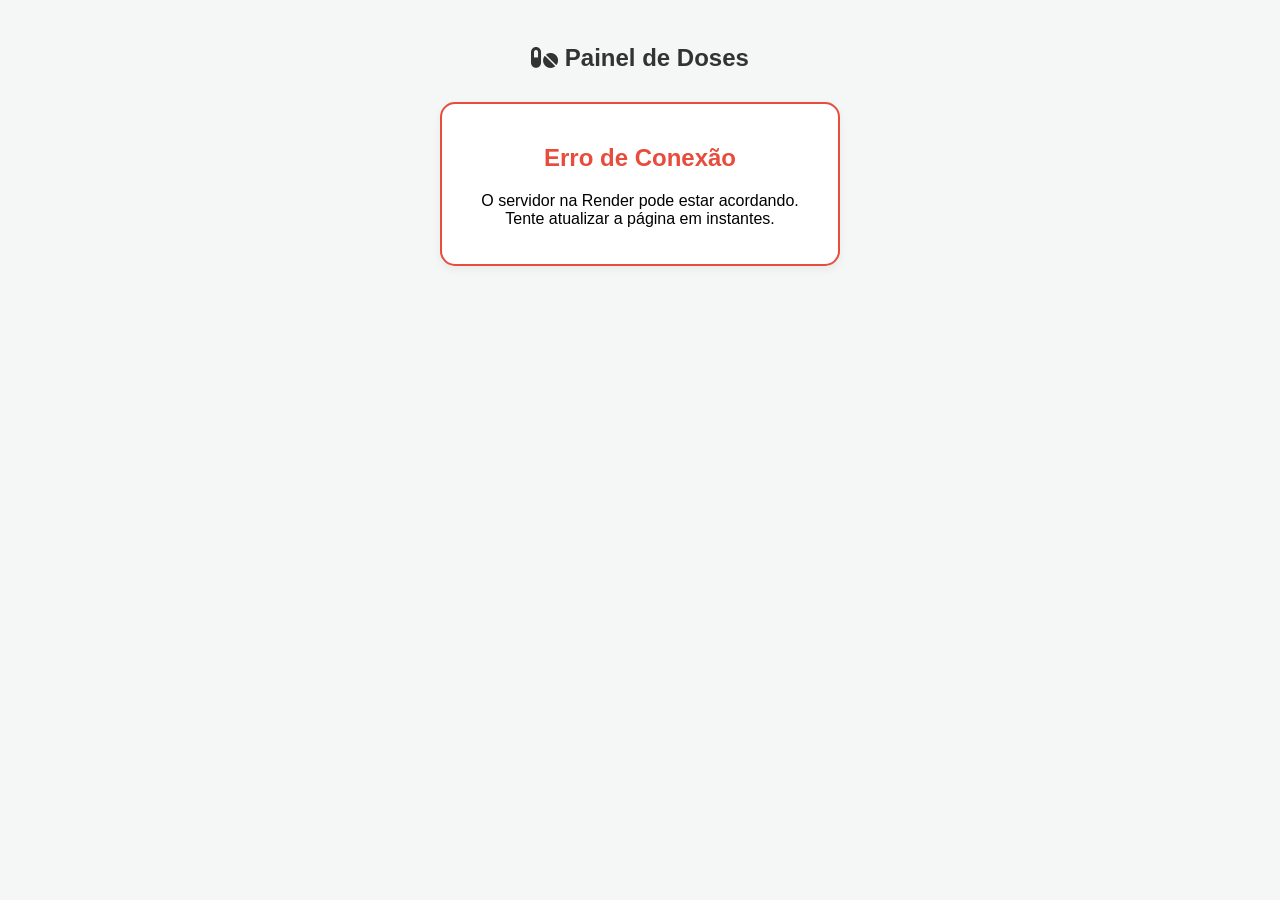
<file: index.html>
<!DOCTYPE html>
<html lang="pt-br">
<head>
    <meta charset="UTF-8">
    <meta name="viewport" content="width=device-width, initial-scale=1.0">
    <title>Delta1 - Painel de Doses</title>
    <link rel="stylesheet" href="https://cdnjs.cloudflare.com/ajax/libs/font-awesome/6.0.0/css/all.min.css">
    <link rel="stylesheet" href="style.css">
</head>
<body>
    <div class="container">
        <header>
            <h1><i class="fa-solid fa-pills"></i> Painel de Doses</h1>
        </header>

        <div id="lista-alarmes">
            <p style="text-align: center;">Carregando suas doses...</p>
        </div>
    </div>

    <script src="app.js"></script>
</body>
</html>
</file>
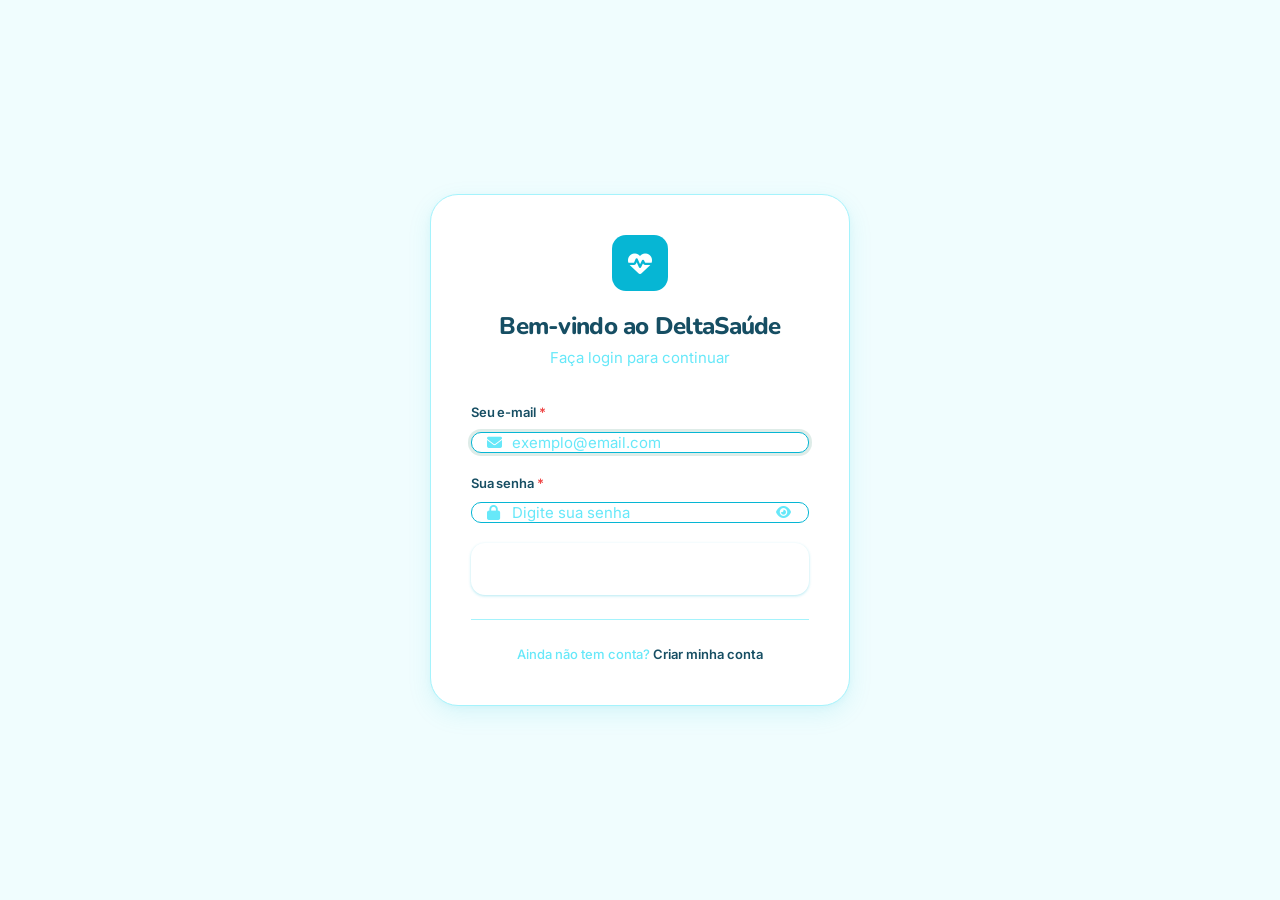
<file: static/index.html>
<!DOCTYPE html>
<html lang="pt-BR">
<head>
    <meta charset="UTF-8">
    <meta name="viewport" content="width=device-width, initial-scale=1.0">
    <meta name="description" content="DeltaSaúde - Sistema de gerenciamento de medicamentos e tratamentos">
    <meta name="theme-color" content="#3B5BDB">
    <title>Entrar - DeltaSaúde</title>

    <!-- Preconnect -->
    <link rel="preconnect" href="https://fonts.googleapis.com">
    <link rel="preconnect" href="https://fonts.gstatic.com" crossorigin>

    <!-- Fonts -->
    <link href="https://fonts.googleapis.com/css2?family=Inter:wght@300;400;500;600;700;800&display=swap" rel="stylesheet">
    <link rel="stylesheet" href="https://cdnjs.cloudflare.com/ajax/libs/font-awesome/6.5.0/css/all.min.css">

    <!-- Styles -->
    <link rel="stylesheet" href="css/design-system.css">
    <link rel="stylesheet" href="css/components.css">
    <link rel="stylesheet" href="css/pages.css">

    <!-- Apply theme before render -->
    <script>
        (function() {
            const theme = localStorage.getItem('delta_theme');
            if (theme === 'dark') {
                document.documentElement.setAttribute('data-theme', 'dark');
                document.documentElement.classList.add('dark');
            }
        })();
    </script>
</head>
<body class="auth-page">
    <main class="auth-container">
        <div class="auth-card">
            <!-- Logo -->
            <div class="auth-logo">
                <div class="auth-logo-icon">
                    <i class="fas fa-heartbeat"></i>
                </div>
                <h1 class="auth-title">Bem-vindo ao DeltaSaúde</h1>
                <p class="auth-subtitle">Faça login para continuar</p>
            </div>

            <!-- Error Message -->
            <div class="auth-error hidden" id="error-message" role="alert">
                <i class="fas fa-exclamation-circle"></i>
                <span id="error-text"></span>
            </div>

            <!-- Form -->
            <form class="auth-form" id="login-form" autocomplete="on">
                <div class="form-group">
                    <label class="form-label required" for="email">Seu e-mail</label>
                    <div class="input-group">
                        <i class="fas fa-envelope input-icon"></i>
                        <input
                            type="email"
                            id="email"
                            name="email"
                            class="form-input"
                            placeholder="exemplo@email.com"
                            autocomplete="email"
                            required
                            aria-describedby="email-error"
                        >
                    </div>
                    <span class="form-error hidden" id="email-error"></span>
                </div>

                <div class="form-group">
                    <label class="form-label required" for="senha">Sua senha</label>
                    <div class="input-group">
                        <i class="fas fa-lock input-icon"></i>
                        <input
                            type="password"
                            id="senha"
                            name="senha"
                            class="form-input"
                            placeholder="Digite sua senha"
                            autocomplete="current-password"
                            required
                            aria-describedby="senha-error"
                        >
                        <button
                            type="button"
                            class="input-action"
                            id="toggle-password"
                            aria-label="Mostrar senha"
                        >
                            <i class="fas fa-eye"></i>
                        </button>
                    </div>
                    <span class="form-error hidden" id="senha-error"></span>
                </div>

                <button type="submit" class="btn btn-primary btn-lg btn-block" id="submit-btn">
                    <i class="fas fa-sign-in-alt"></i>
                    Entrar
                </button>
            </form>

            <!-- Link -->
            <a href="cadastro.html" class="auth-link">
                Ainda não tem conta? <strong>Criar minha conta</strong>
            </a>
        </div>
    </main>

    <!-- Scripts -->
    <script src="js/auth.js"></script>
    <script src="js/api.js"></script>
    <script src="js/components.js"></script>
    <script src="js/theme.js"></script>

    <script>
        if (AuthManager.redirectIfLoggedIn()) {
            // Already redirected
        } else {
            const form = document.getElementById('login-form');
            const emailInput = document.getElementById('email');
            const senhaInput = document.getElementById('senha');
            const submitBtn = document.getElementById('submit-btn');
            const togglePassword = document.getElementById('toggle-password');
            const errorMessage = document.getElementById('error-message');
            const errorText = document.getElementById('error-text');

            togglePassword.addEventListener('click', function() {
                const type = senhaInput.type === 'password' ? 'text' : 'password';
                senhaInput.type = type;
                togglePassword.querySelector('i').className = type === 'password' ? 'fas fa-eye' : 'fas fa-eye-slash';
                togglePassword.setAttribute('aria-label', type === 'password' ? 'Mostrar senha' : 'Ocultar senha');
            });

            function showError(message) {
                errorText.textContent = message;
                errorMessage.classList.remove('hidden');
            }

            function hideError() {
                errorMessage.classList.add('hidden');
            }

            emailInput.addEventListener('input', hideError);
            senhaInput.addEventListener('input', hideError);

            form.addEventListener('submit', async function(e) {
                e.preventDefault();
                hideError();

                const email = emailInput.value.trim();
                const senha = senhaInput.value;

                if (!email) {
                    showError('Por favor, digite seu e-mail.');
                    emailInput.focus();
                    return;
                }

                if (!senha) {
                    showError('Por favor, digite sua senha.');
                    senhaInput.focus();
                    return;
                }

                submitBtn.disabled = true;
                submitBtn.innerHTML = '<i class="fas fa-spinner fa-spin"></i> Entrando...';

                try {
                    await ApiClient.login(email, senha);
                    ComponentsManager.success('Login realizado com sucesso!');
                    setTimeout(() => {
                        window.location.href = 'dashboard.html';
                    }, 500);
                } catch (error) {
                    showError(error.message || 'E-mail ou senha incorretos. Tente novamente.');
                    senhaInput.value = '';
                    senhaInput.focus();
                } finally {
                    submitBtn.disabled = false;
                    submitBtn.innerHTML = '<i class="fas fa-sign-in-alt"></i> Entrar';
                }
            });

            emailInput.focus();
        }
    </script>
</body>
</html>
</file>
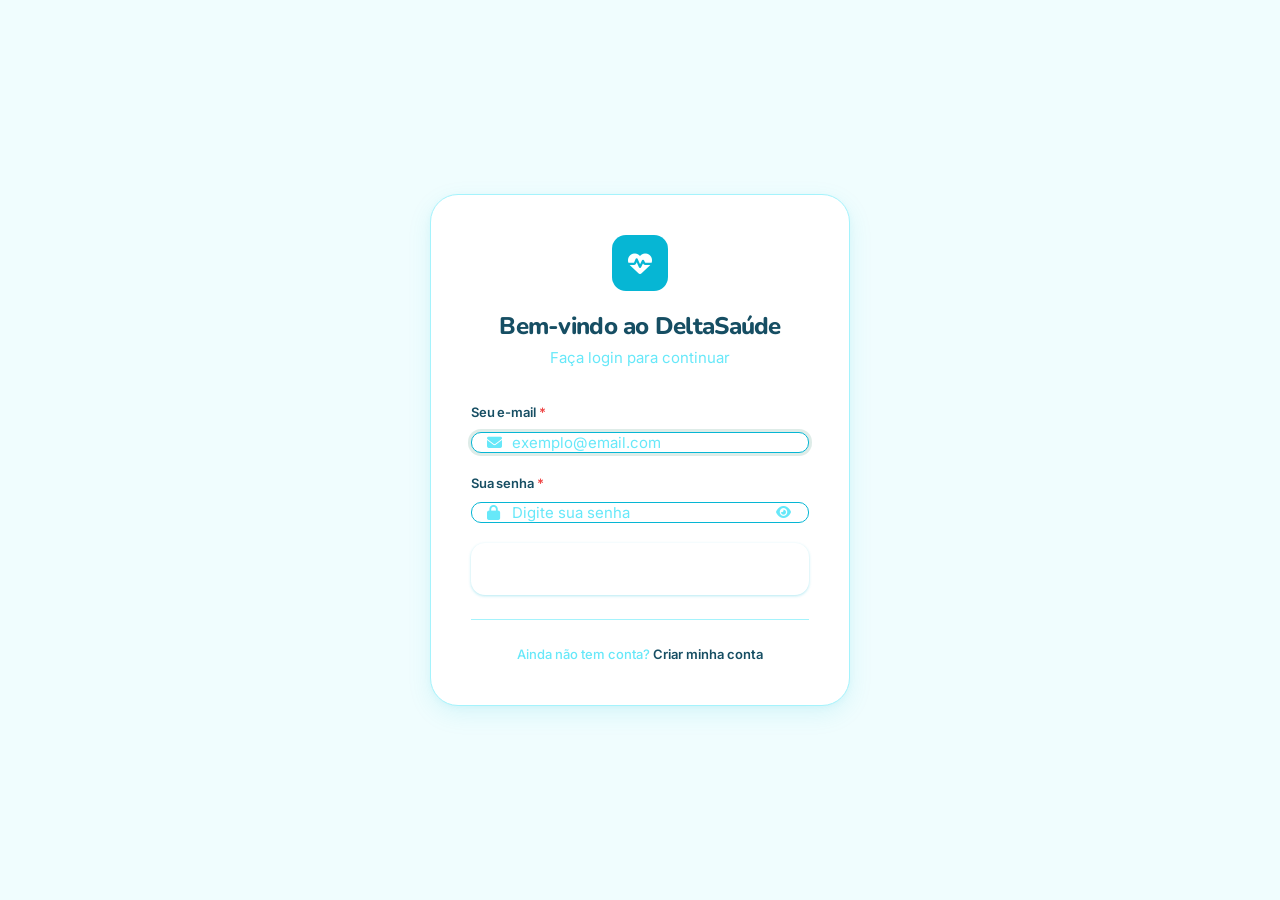
<file: static/alarmes.html>
<!DOCTYPE html>
<html lang="pt-BR">
<head>
    <meta charset="UTF-8">
    <meta name="viewport" content="width=device-width, initial-scale=1.0">
    <meta name="description" content="Gerenciar alarmes de medicamentos - DeltaSaúde">
    <title>Alarmes - DeltaSaúde</title>

    <link rel="preconnect" href="https://fonts.googleapis.com">
    <link rel="preconnect" href="https://fonts.gstatic.com" crossorigin>
    <link href="https://fonts.googleapis.com/css2?family=Nunito:wght@400;500;600;700;800&display=swap" rel="stylesheet">
    <link rel="stylesheet" href="https://cdnjs.cloudflare.com/ajax/libs/font-awesome/6.5.0/css/all.min.css">

    <link rel="stylesheet" href="css/design-system.css">
    <link rel="stylesheet" href="css/components.css">
    <link rel="stylesheet" href="css/pages.css">

    <script>
        (function() {
            const theme = localStorage.getItem('delta_theme');
            if (theme === 'dark') {
                document.documentElement.setAttribute('data-theme', 'dark');
                document.documentElement.classList.add('dark');
            }
        })();
    </script>
</head>
<body>
    <div id="app"></div>

    <script src="js/auth.js"></script>
    <script src="js/api.js"></script>
    <script src="js/components.js"></script>
    <script src="js/theme.js"></script>

    <script>
        if (!AuthManager.protectPage()) {
            // Redirecionou
        } else {
            const app = document.getElementById('app');
            ComponentsManager.renderNavbar(app, { showSidebar: true, currentPage: 'alarmes' });

            const pageContent = document.querySelector('.page-content');

            pageContent.innerHTML = `
                <div class="page-header">
                    <div>
                        <h1 class="page-title">Meus Alarmes</h1>
                        <p class="page-subtitle">Confirme quando tomar seus medicamentos</p>
                    </div>
                </div>

                <!-- Filtros -->
                <div class="alarmes-filters">
                    <button class="filter-btn active" data-filter="todos">
                        <i class="fas fa-list"></i>
                        Todos
                    </button>
                    <button class="filter-btn" data-filter="pendentes">
                        <i class="fas fa-clock"></i>
                        Pendentes
                    </button>
                    <button class="filter-btn" data-filter="confirmados">
                        <i class="fas fa-check"></i>
                        Confirmados
                    </button>
                </div>

                <div id="alarmes-list">
                    <div class="spinner-inline" style="justify-self: center;">
                        <div class="spinner"></div>
                        <span>Carregando alarmes...</span>
                    </div>
                </div>
            `;

            // Variáveis
            let alarmes = [];
            let filtroAtual = 'todos';

            const listContainer = document.getElementById('alarmes-list');
            const filterButtons = document.querySelectorAll('.filter-btn');

            // Carrega alarmes
            loadAlarmes();

            async function loadAlarmes() {
                try {
                    const data = await ApiClient.listarAlarmes();
                    // Flatten alarmes agrupados
                    alarmes = [];
                    if (Array.isArray(data)) {
                        data.forEach(grupo => {
                            if (grupo.alarmes && Array.isArray(grupo.alarmes)) {
                                grupo.alarmes.forEach(a => {
                                    alarmes.push({
                                        ...a,
                                        nomeTratamento: grupo.nomeTratamento
                                    });
                                });
                            }
                        });
                    }
                    // Ordena por data/hora
                    alarmes.sort((a, b) => new Date(a.dataHora) - new Date(b.dataHora));
                    renderAlarmes();
                } catch (error) {
                    listContainer.innerHTML = `
                        <div class="empty-state">
                            <p class="text-danger">Erro ao carregar alarmes.</p>
                            <button class="btn btn-primary mt-lg" onclick="loadAlarmes()">Tentar novamente</button>
                        </div>
                    `;
                }
            }

            function renderAlarmes() {
                let lista = alarmes;

                // Aplica filtro
                if (filtroAtual === 'pendentes') {
                    lista = alarmes.filter(a => !a.tomado);
                } else if (filtroAtual === 'confirmados') {
                    lista = alarmes.filter(a => a.tomado);
                }

                // Ordena: atrasados primeiro, depois pendentes, depois confirmados
                lista.sort((a, b) => {
                    const aAtrasado = ComponentsManager.isPast(a.dataHora) && !a.tomado;
                    const bAtrasado = ComponentsManager.isPast(b.dataHora) && !b.tomado;
                    if (aAtrasado && !bAtrasado) return -1;
                    if (!aAtrasado && bAtrasado) return 1;
                    return new Date(a.dataHora) - new Date(b.dataHora);
                });

                if (lista.length === 0) {
                    listContainer.innerHTML = `
                        <div class="empty-state">
                            <div class="empty-state-icon">
                                <i class="fas fa-bell-slash"></i>
                            </div>
                            <h3 class="empty-state-title">Nenhum alarme encontrado</h3>
                            <p class="empty-state-description">
                                ${filtroAtual === 'todos' ? 'Você não tem alarmes cadastrados.' :
                                  filtroAtual === 'pendentes' ? 'Todos os alarmes foram confirmados!' :
                                  'Nenhum alarme confirmado ainda.'}
                            </p>
                        </div>
                    `;
                    return;
                }

                listContainer.innerHTML = lista.map(alarme => {
                    const horario = ComponentsManager.formatTime(alarme.dataHora);
                    const data = ComponentsManager.formatDate(alarme.dataHora);
                    const atrasado = ComponentsManager.isPast(alarme.dataHora) && !alarme.tomado;
                    const statusClass = alarme.tomado ? 'confirmado' : (atrasado ? 'atrasado' : 'pendente');
                    const statusText = alarme.tomado ? 'Confirmado' : (atrasado ? 'Atrasado' : 'Pendente');
                    const statusIcon = alarme.tomado ? 'fa-check-circle' : (atrasado ? 'fa-exclamation-circle' : 'fa-clock');

                    return `
                        <div class="alarme-card ${statusClass}">
                            <div class="alarme-card-icon">
                                <i class="fas ${alarme.tomado ? 'fa-check' : 'fa-bell'}"></i>
                            </div>
                            <div class="alarme-card-content">
                                <div class="alarme-card-title">${alarme.nomeTratamento || 'Alarme #' + alarme.alarmeId}</div>
                                <div class="alarme-card-time">${horario}</div>
                                <div class="alarme-card-date">${data}</div>
                            </div>
                            <div class="alarme-card-status">
                                <i class="fas ${statusIcon}"></i>
                                ${statusText}
                            </div>
                            ${!alarme.tomado ? `
                                <button class="btn btn-success" onclick="confirmarAlarme(${alarme.alarmeId})">
                                    <i class="fas fa-check"></i>
                                    Confirmar
                                </button>
                            ` : ''}
                        </div>
                    `;
                }).join('');
            }

            // Filtros
            filterButtons.forEach(btn => {
                btn.addEventListener('click', function() {
                    filterButtons.forEach(b => b.classList.remove('active'));
                    this.classList.add('active');
                    filtroAtual = this.dataset.filter;
                    renderAlarmes();
                });
            });

            // Confirmar alarme
            window.confirmarAlarme = async function(id) {
                ComponentsManager.showConfirmModal({
                    title: 'Confirmar tomada?',
                    message: 'Você confirma que tomou este medicamento agora?',
                    confirmText: 'Sim, tomei',
                    cancelText: 'Não',
                    type: 'warning',
                    onConfirm: async () => {
                        try {
                            await ApiClient.confirmarAlarme(id);
                            ComponentsManager.success('Medicamento confirmado!');
                            loadAlarmes();
                        } catch (error) {
                            ComponentsManager.error(error.message || 'Não foi possível confirmar o alarme.');
                        }
                    }
                });
            };

            // Auto-refresh a cada 60 segundos
            setInterval(loadAlarmes, 60000);
        }
    </script>
</body>
</html>
</file>
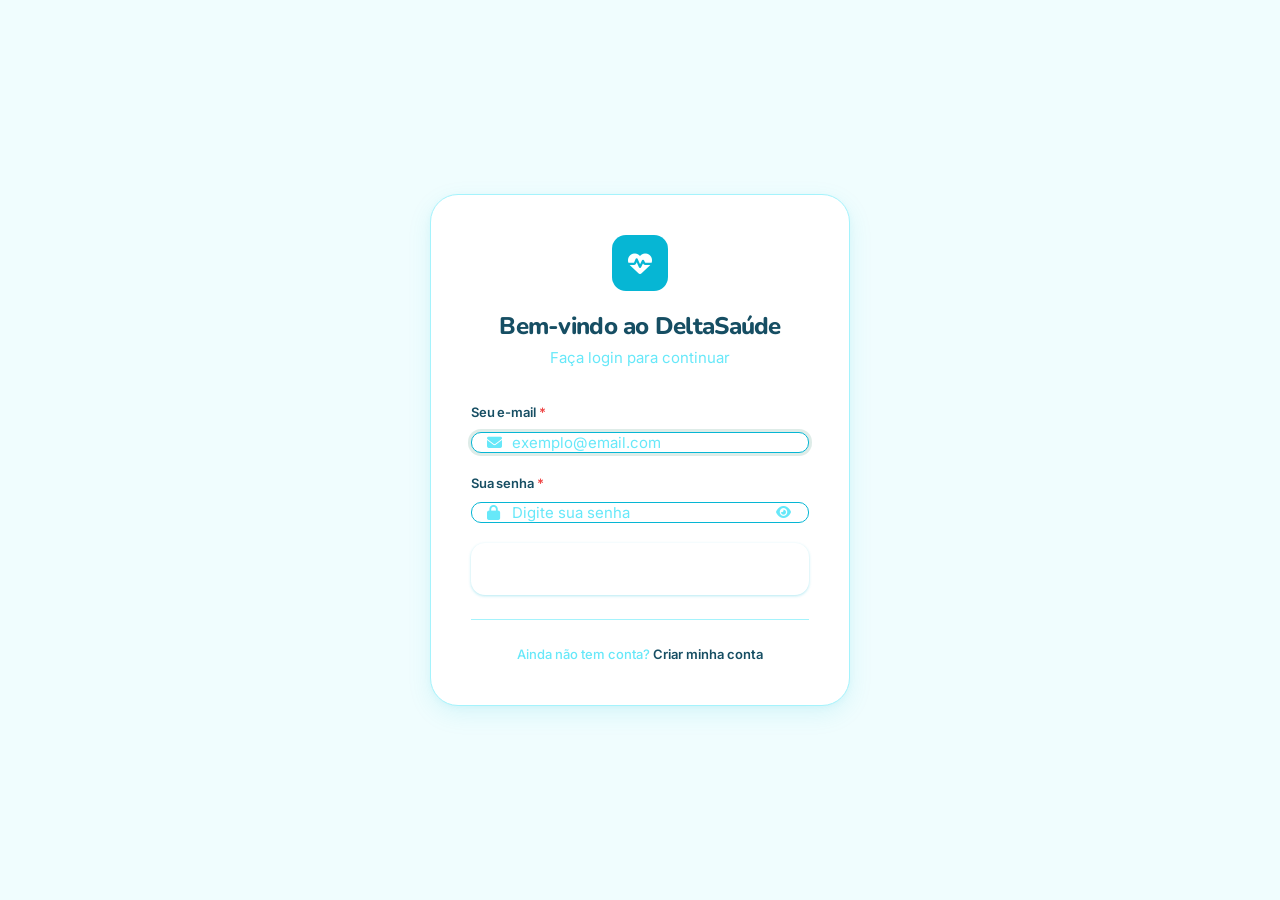
<file: static/assistente.html>
<!DOCTYPE html>
<html lang="pt-BR">
<head>
    <meta charset="UTF-8">
    <meta name="viewport" content="width=device-width, initial-scale=1.0">
    <meta name="description" content="Assistente de saúde com IA - DeltaSaúde">
    <title>Assistente - DeltaSaúde</title>

    <link rel="preconnect" href="https://fonts.googleapis.com">
    <link rel="preconnect" href="https://fonts.gstatic.com" crossorigin>
    <link href="https://fonts.googleapis.com/css2?family=Nunito:wght@400;500;600;700;800&display=swap" rel="stylesheet">
    <link rel="stylesheet" href="https://cdnjs.cloudflare.com/ajax/libs/font-awesome/6.5.0/css/all.min.css">

    <link rel="stylesheet" href="css/design-system.css">
    <link rel="stylesheet" href="css/components.css">
    <link rel="stylesheet" href="css/pages.css">

    <script>
        (function() {
            const theme = localStorage.getItem('delta_theme');
            if (theme === 'dark') {
                document.documentElement.setAttribute('data-theme', 'dark');
                document.documentElement.classList.add('dark');
            }
        })();
    </script>
</head>
<body>
    <div id="app"></div>

    <script src="js/auth.js"></script>
    <script src="js/api.js"></script>
    <script src="js/components.js"></script>
    <script src="js/theme.js"></script>

    <script>
        if (!AuthManager.protectPage()) {
            // Redirecionou
        } else {
            const app = document.getElementById('app');
            ComponentsManager.renderNavbar(app, { showSidebar: true, currentPage: 'assistente' });

            const pageContent = document.querySelector('.page-content');

            pageContent.innerHTML = `
                <div class="page-header">
                    <div>
                        <h1 class="page-title">Assistente de Saúde</h1>
                        <p class="page-subtitle">Tire suas dúvidas sobre medicamentos e tratamentos</p>
                    </div>
                </div>

                <div class="assistente-container">
                    <div class="chat-container" id="chat-container">
                        <!-- Mensagens serão inseridas aqui -->
                    </div>

                    <!-- Sugestões rápidas -->
                    <div class="suggestions" id="suggestions">
                        <button class="suggestion-chip" data-question="Qual meu próximo remédio?">
                            <i class="fas fa-pills"></i>
                            Qual meu próximo remédio?
                        </button>
                        <button class="suggestion-chip" data-question="Quais tratamentos tenho ativos?">
                            <i class="fas fa-clipboard-list"></i>
                            Tratamentos ativos
                        </button>
                        <button class="suggestion-chip" data-question="Tenho alarmes pendentes?">
                            <i class="fas fa-bell"></i>
                            Alarmes pendentes
                        </button>
                        <button class="suggestion-chip" data-question="Como está meu estoque?">
                            <i class="fas fa-boxes"></i>
                            Meu estoque
                        </button>
                    </div>

                    <!-- Input de chat -->
                    <div class="chat-input-container">
                        <textarea
                            id="chat-input"
                            class="chat-input"
                            placeholder="Digite sua pergunta..."
                            rows="1"
                        ></textarea>
                        <button class="btn btn-primary" id="btn-enviar" style="min-width: 100px;">
                            <i class="fas fa-paper-plane"></i>
                            Enviar
                        </button>
                    </div>
                </div>
            `;

            const chatContainer = document.getElementById('chat-container');
            const chatInput = document.getElementById('chat-input');
            const btnEnviar = document.getElementById('btn-enviar');
            const suggestionsContainer = document.getElementById('suggestions');

            // Histórico de conversa
            let historico = JSON.parse(localStorage.getItem('delta_chat_history') || '[]');

            // Verifica se há pergunta na URL
            const urlParams = new URLSearchParams(window.location.search);
            const perguntaInicial = urlParams.get('pergunta');

            // Renderiza histórico
            function renderHistorico() {
                chatContainer.innerHTML = '';
                historico.forEach(msg => {
                    addMensagem(msg.tipo, msg.texto, false);
                });
                scrollToBottom();
            }

            // Adiciona mensagem ao chat
            function addMensagem(tipo, texto, salvar = true) {
                const msgDiv = document.createElement('div');
                msgDiv.className = `chat-message ${tipo}`;

                const avatar = tipo === 'user' ?
                    ComponentsManager.getInitials(AuthManager.getUserData()?.nome || 'U') :
                    '🤖';

                const now = new Date();
                const hora = now.toLocaleTimeString('pt-BR', { hour: '2-digit', minute: '2-digit' });

                msgDiv.innerHTML = `
                    <div class="chat-avatar">${avatar}</div>
                    <div>
                        <div class="chat-bubble">${texto.replace(/\n/g, '<br>')}</div>
                        <div class="chat-time">${hora}</div>
                    </div>
                `;

                chatContainer.appendChild(msgDiv);

                if (salvar) {
                    historico.push({ tipo, texto });
                    localStorage.setItem('delta_chat_history', JSON.stringify(historico.slice(-50))); // Mantém últimas 50
                }
            }

            // Scroll para baixo
            function scrollToBottom() {
                chatContainer.scrollTop = chatContainer.scrollHeight;
            }

            // Mostra indicador de digitação
            function showTyping() {
                const typingDiv = document.createElement('div');
                typingDiv.className = 'typing-indicator';
                typingDiv.id = 'typing-indicator';
                typingDiv.innerHTML = `
                    <div class="dots">
                        <span class="dot"></span>
                        <span class="dot"></span>
                        <span class="dot"></span>
                    </div>
                    <span>Assistente digitando...</span>
                `;
                chatContainer.appendChild(typingDiv);
                scrollToBottom();
            }

            function hideTyping() {
                const typing = document.getElementById('typing-indicator');
                if (typing) typing.remove();
            }

            // Envia pergunta
            async function enviarPergunta(pergunta) {
                if (!pergunta.trim()) return;

                // Esconde sugestões após primeira pergunta
                suggestionsContainer.style.display = 'none';

                addMensagem('user', pergunta);
                chatInput.value = '';
                chatInput.focus();

                showTyping();

                try {
                    const response = await ApiClient.perguntarAssistente(pergunta);
                    hideTyping();
                    addMensagem('assistant', response.resposta || 'Não consegui processar sua pergunta.');
                } catch (error) {
                    hideTyping();
                    addMensagem('assistant', 'Desculpe, não consegui processar sua pergunta. Por favor, tente novamente.');
                }

                scrollToBottom();
            }

            // Eventos
            btnEnviar.addEventListener('click', () => {
                enviarPergunta(chatInput.value);
            });

            chatInput.addEventListener('keydown', (e) => {
                if (e.key === 'Enter' && !e.shiftKey) {
                    e.preventDefault();
                    enviarPergunta(chatInput.value);
                }
            });

            // Sugestões
            document.querySelectorAll('.suggestion-chip').forEach(chip => {
                chip.addEventListener('click', function() {
                    const question = this.dataset.question;
                    enviarPergunta(question);
                });
            });

            // Botão limpar conversa
            const clearBtn = document.createElement('button');
            clearBtn.className = 'btn btn-ghost btn-sm';
            clearBtn.innerHTML = '<i class="fas fa-trash"></i> Limpar';
            clearBtn.style.position = 'absolute';
            clearBtn.style.top = '10px';
            clearBtn.style.right = '10px';
            clearBtn.addEventListener('click', () => {
                ComponentsManager.showConfirmModal({
                    title: 'Limpar conversa?',
                    message: 'Todo o histórico desta conversa será apagado.',
                    confirmText: 'Sim, limpar',
                    cancelText: 'Não, cancelar',
                    type: 'warning',
                    onConfirm: () => {
                        historico = [];
                        localStorage.removeItem('delta_chat_history');
                        renderHistorico();
                        suggestionsContainer.style.display = 'flex';
                        // Mensagem inicial
                        addMensagem('assistant', 'Olá! Sou seu assistente de saúde. Como posso ajudar você hoje?');
                    }
                });
            });
            pageContent.querySelector('.assistente-container').style.position = 'relative';
            pageContent.querySelector('.assistente-container').appendChild(clearBtn);

            // Inicializa
            renderHistorico();

            // Se não há histórico, mostra mensagem de boas-vindas
            if (historico.length === 0) {
                addMensagem('assistant', 'Olá! Sou seu assistente de saúde. Como posso ajudar você hoje?');
            }

            // Se há pergunta na URL, envia
            if (perguntaInicial) {
                setTimeout(() => enviarPergunta(perguntaInicial), 500);
            }
        }
    </script>
</body>
</html>
</file>
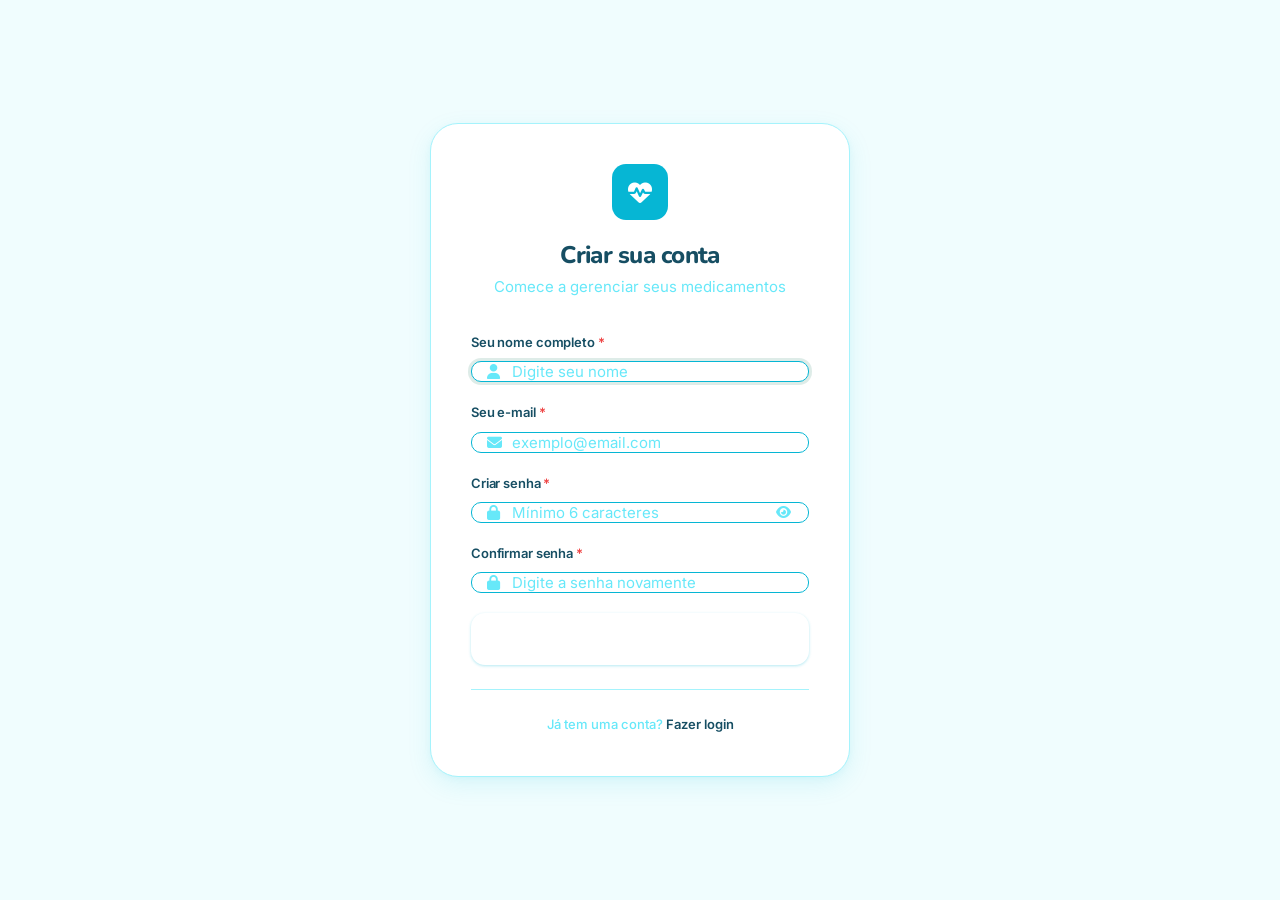
<file: static/cadastro.html>
<!DOCTYPE html>
<html lang="pt-BR">
<head>
    <meta charset="UTF-8">
    <meta name="viewport" content="width=device-width, initial-scale=1.0">
    <meta name="description" content="Criar conta - DeltaSaúde">
    <meta name="theme-color" content="#3B5BDB">
    <title>Criar Conta - DeltaSaúde</title>

    <link rel="preconnect" href="https://fonts.googleapis.com">
    <link rel="preconnect" href="https://fonts.gstatic.com" crossorigin>
    <link href="https://fonts.googleapis.com/css2?family=Inter:wght@300;400;500;600;700;800&display=swap" rel="stylesheet">
    <link rel="stylesheet" href="https://cdnjs.cloudflare.com/ajax/libs/font-awesome/6.5.0/css/all.min.css">

    <link rel="stylesheet" href="css/design-system.css">
    <link rel="stylesheet" href="css/components.css">
    <link rel="stylesheet" href="css/pages.css">

    <script>
        (function() {
            const theme = localStorage.getItem('delta_theme');
            if (theme === 'dark') {
                document.documentElement.setAttribute('data-theme', 'dark');
                document.documentElement.classList.add('dark');
            }
        })();
    </script>
</head>
<body class="auth-page">
    <main class="auth-container">
        <div class="auth-card">
            <!-- Logo -->
            <div class="auth-logo">
                <div class="auth-logo-icon">
                    <i class="fas fa-heartbeat"></i>
                </div>
                <h1 class="auth-title">Criar sua conta</h1>
                <p class="auth-subtitle">Comece a gerenciar seus medicamentos</p>
            </div>

            <!-- Mensagem de erro -->
            <div class="auth-error hidden" id="error-message" role="alert">
                <i class="fas fa-exclamation-circle"></i>
                <span id="error-text"></span>
            </div>

            <!-- Formulário -->
            <form class="auth-form" id="cadastro-form">
                <div class="form-group">
                    <label class="form-label required" for="nome">Seu nome completo</label>
                    <div class="input-group">
                        <i class="fas fa-user input-icon"></i>
                        <input
                            type="text"
                            id="nome"
                            name="nome"
                            class="form-input"
                            placeholder="Digite seu nome"
                            autocomplete="name"
                            required
                            minlength="3"
                        >
                    </div>
                </div>

                <div class="form-group">
                    <label class="form-label required" for="email">Seu e-mail</label>
                    <div class="input-group">
                        <i class="fas fa-envelope input-icon"></i>
                        <input
                            type="email"
                            id="email"
                            name="email"
                            class="form-input"
                            placeholder="exemplo@email.com"
                            autocomplete="email"
                            required
                        >
                    </div>
                </div>

                <div class="form-group">
                    <label class="form-label required" for="senha">Criar senha</label>
                    <div class="input-group">
                        <i class="fas fa-lock input-icon"></i>
                        <input
                            type="password"
                            id="senha"
                            name="senha"
                            class="form-input"
                            placeholder="Mínimo 6 caracteres"
                            autocomplete="new-password"
                            required
                            minlength="6"
                        >
                        <button type="button" class="input-action" id="toggle-password" aria-label="Mostrar senha">
                            <i class="fas fa-eye"></i>
                        </button>
                    </div>
                </div>

                <div class="form-group">
                    <label class="form-label required" for="confirmar-senha">Confirmar senha</label>
                    <div class="input-group">
                        <i class="fas fa-lock input-icon"></i>
                        <input
                            type="password"
                            id="confirmar-senha"
                            name="confirmar-senha"
                            class="form-input"
                            placeholder="Digite a senha novamente"
                            autocomplete="new-password"
                            required
                            minlength="6"
                        >
                    </div>
                </div>

                <button type="submit" class="btn btn-primary btn-lg btn-block" id="submit-btn">
                    <i class="fas fa-user-plus"></i>
                    Criar minha conta
                </button>
            </form>

            <!-- Link para login -->
            <a href="index.html" class="auth-link">
                Já tem uma conta? <strong>Fazer login</strong>
            </a>
        </div>
    </main>

    <script src="js/auth.js"></script>
    <script src="js/api.js"></script>
    <script src="js/components.js"></script>
    <script src="js/theme.js"></script>

    <script>
        // Redireciona se já estiver logado
        AuthManager.redirectIfLoggedIn();

        const form = document.getElementById('cadastro-form');
        const nomeInput = document.getElementById('nome');
        const emailInput = document.getElementById('email');
        const senhaInput = document.getElementById('senha');
        const confirmarSenhaInput = document.getElementById('confirmar-senha');
        const submitBtn = document.getElementById('submit-btn');
        const togglePassword = document.getElementById('toggle-password');
        const errorMessage = document.getElementById('error-message');
        const errorText = document.getElementById('error-text');

        // Toggle mostrar/ocultar senha
        togglePassword.addEventListener('click', function() {
            const type = senhaInput.type === 'password' ? 'text' : 'password';
            senhaInput.type = type;
            confirmarSenhaInput.type = type;
            togglePassword.querySelector('i').className = type === 'password' ? 'fas fa-eye' : 'fas fa-eye-slash';
        });

        function showError(message) {
            errorText.textContent = message;
            errorMessage.classList.remove('hidden');
        }

        function hideError() {
            errorMessage.classList.add('hidden');
        }

        form.addEventListener('submit', async function(e) {
            e.preventDefault();
            hideError();

            const nome = nomeInput.value.trim();
            const email = emailInput.value.trim();
            const senha = senhaInput.value;
            const confirmarSenha = confirmarSenhaInput.value;

            // Validações
            if (!nome || nome.length < 3) {
                showError('Por favor, digite seu nome completo.');
                nomeInput.focus();
                return;
            }

            if (!email) {
                showError('Por favor, digite seu e-mail.');
                emailInput.focus();
                return;
            }

            if (!senha || senha.length < 6) {
                showError('A senha deve ter pelo menos 6 caracteres.');
                senhaInput.focus();
                return;
            }

            if (senha !== confirmarSenha) {
                showError('As senhas não coincidem. Digite novamente.');
                confirmarSenhaInput.focus();
                return;
            }

            submitBtn.disabled = true;
            submitBtn.innerHTML = '<i class="fas fa-spinner fa-spin"></i> Criando conta...';

            try {
                await ApiClient.cadastrar(nome, email, senha);
                ComponentsManager.success('Conta criada com sucesso! Faça login para continuar.');
                setTimeout(() => {
                    window.location.href = 'index.html';
                }, 1500);
            } catch (error) {
                showError(error.message || 'Não foi possível criar sua conta. Tente novamente.');
            } finally {
                submitBtn.disabled = false;
                submitBtn.innerHTML = '<i class="fas fa-user-plus"></i> Criar minha conta';
            }
        });

        nomeInput.focus();
    </script>
</body>
</html>
</file>
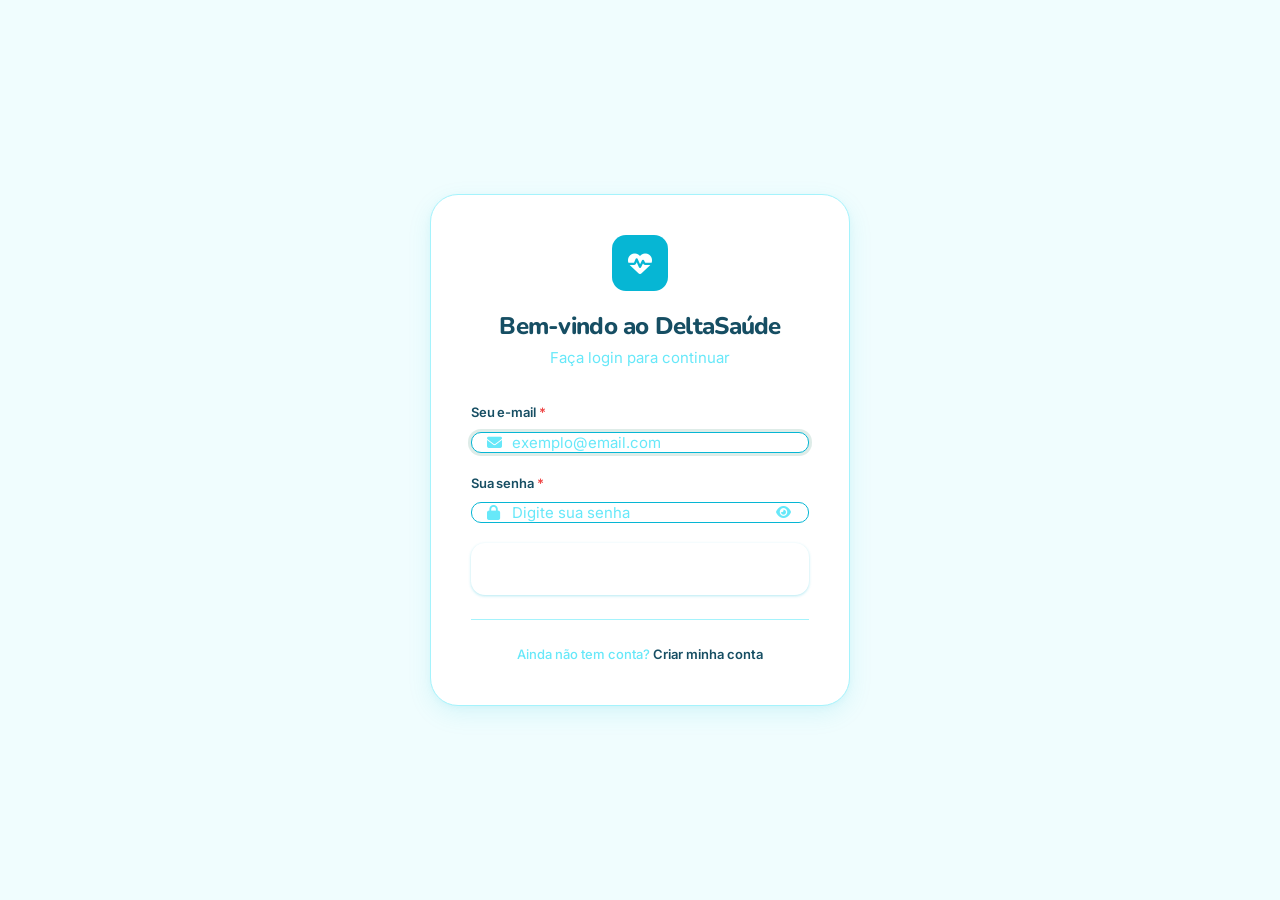
<file: static/medicamentos.html>
<!DOCTYPE html>
<html lang="pt-BR">
<head>
    <meta charset="UTF-8">
    <meta name="viewport" content="width=device-width, initial-scale=1.0">
    <meta name="description" content="Gerenciar medicamentos - DeltaSaúde">
    <title>Medicamentos - DeltaSaúde</title>

    <link rel="preconnect" href="https://fonts.googleapis.com">
    <link rel="preconnect" href="https://fonts.gstatic.com" crossorigin>
    <link href="https://fonts.googleapis.com/css2?family=Nunito:wght@400;500;600;700;800&display=swap" rel="stylesheet">
    <link rel="stylesheet" href="https://cdnjs.cloudflare.com/ajax/libs/font-awesome/6.5.0/css/all.min.css">

    <link rel="stylesheet" href="css/design-system.css">
    <link rel="stylesheet" href="css/components.css">
    <link rel="stylesheet" href="css/pages.css">

    <script>
        (function() {
            const theme = localStorage.getItem('delta_theme');
            if (theme === 'dark') {
                document.documentElement.setAttribute('data-theme', 'dark');
                document.documentElement.classList.add('dark');
            }
        })();
    </script>
</head>
<body>
    <div id="app"></div>

    <script src="js/auth.js"></script>
    <script src="js/api.js"></script>
    <script src="js/components.js"></script>
    <script src="js/theme.js"></script>

    <script>
        if (!AuthManager.protectPage()) {
            // Redirecionou
        } else {
            const app = document.getElementById('app');
            ComponentsManager.renderNavbar(app, { showSidebar: true, currentPage: 'medicamentos' });

            const pageContent = document.querySelector('.page-content');

            pageContent.innerHTML = `
                <div class="page-header">
                    <div>
                        <h1 class="page-title">Meus Medicamentos</h1>
                        <p class="page-subtitle">Gerencie seus remédios e controle de estoque</p>
                    </div>
                    <div class="page-actions">
                        <button class="btn btn-primary" id="btn-adicionar">
                            <i class="fas fa-plus"></i>
                            Adicionar medicamento
                        </button>
                    </div>
                </div>

                <div class="search-bar mb-lg" id="search-container" style="display: none;">
                    <i class="fas fa-search"></i>
                    <input type="text" class="form-input" id="search-input" placeholder="Buscar medicamento...">
                </div>

                <div class="grid grid-cols-3" id="medicamentos-list">
                    <div class="spinner-inline" style="grid-column: 1 / -1; justify-self: center;">
                        <div class="spinner"></div>
                        <span>Carregando medicamentos...</span>
                    </div>
                </div>

                <!-- Modal Adicionar/Editar -->
                <div id="modal-overlay" class="modal-overlay">
                    <div class="modal">
                        <div class="modal-header">
                            <h3 class="modal-title" id="modal-title">Adicionar medicamento</h3>
                            <button class="modal-close" id="modal-close" aria-label="Fechar">
                                <i class="fas fa-times"></i>
                            </button>
                        </div>
                        <form id="medicamento-form">
                            <div class="modal-body">
                                <div class="form-group">
                                    <label class="form-label required" for="med-nome">Nome do medicamento</label>
                                    <input type="text" id="med-nome" class="form-input" placeholder="Ex: Dipirona" required>
                                </div>
                                <div class="form-group">
                                    <label class="form-label required" for="med-dosagem">Dosagem (mg)</label>
                                    <input type="number" id="med-dosagem" class="form-input" placeholder="Ex: 500" min="1" required>
                                </div>
                                <div class="form-group">
                                    <label class="form-label required" for="med-atual">Quantidade atual</label>
                                    <input type="number" id="med-atual" class="form-input" placeholder="Ex: 20" min="0" required>
                                </div>
                                <div class="form-group">
                                    <label class="form-label required" for="med-critico">Estoque mínimo (alerta)</label>
                                    <input type="number" id="med-critico" class="form-input" placeholder="Ex: 5" min="0" required>
                                </div>
                            </div>
                            <div class="modal-footer">
                                <button type="button" class="btn btn-secondary" id="btn-cancelar">Cancelar</button>
                                <button type="submit" class="btn btn-primary" id="btn-salvar">Salvar</button>
                            </div>
                        </form>
                    </div>
                </div>
            `;

            // Variáveis
            let medicamentos = [];
            let editandoId = null;

            const modal = document.getElementById('modal-overlay');
            const modalTitle = document.getElementById('modal-title');
            const form = document.getElementById('medicamento-form');
            const btnAdicionar = document.getElementById('btn-adicionar');
            const btnCancelar = document.getElementById('btn-cancelar');
            const btnFechar = document.getElementById('modal-close');
            const listContainer = document.getElementById('medicamentos-list');

            // Carrega medicamentos
            loadMedicamentos();

            async function loadMedicamentos() {
                try {
                    medicamentos = await ApiClient.listarMedicamentos();
                    renderMedicamentos(medicamentos);
                    if (medicamentos.length > 3) {
                        document.getElementById('search-container').style.display = 'block';
                    }
                } catch (error) {
                    listContainer.innerHTML = `
                        <div class="empty-state" style="grid-column: 1 / -1;">
                            <p class="text-danger">Erro ao carregar medicamentos.</p>
                            <button class="btn btn-primary mt-lg" onclick="loadMedicamentos()">Tentar novamente</button>
                        </div>
                    `;
                }
            }

            function renderMedicamentos(lista) {
                if (!lista || lista.length === 0) {
                    listContainer.innerHTML = `
                        <div class="empty-state" style="grid-column: 1 / -1;">
                            <div class="empty-state-icon">
                                <i class="fas fa-pills"></i>
                            </div>
                            <h3 class="empty-state-title">Nenhum medicamento cadastrado</h3>
                            <p class="empty-state-description">Adicione seus remédios para controlar o estoque.</p>
                            <button class="btn btn-primary btn-lg" onclick="abrirModal()">
                                <i class="fas fa-plus"></i>
                                Adicionar medicamento
                            </button>
                        </div>
                    `;
                    return;
                }

                listContainer.innerHTML = lista.map(med => {
                    const percentual = Math.min(100, (med.atual / (med.critico * 2)) * 100);
                    const statusClass = med.atual <= med.critico ? 'danger' : (med.atual <= med.critico * 1.5 ? 'accent' : 'success');
                    const statusText = med.atual <= med.critico ? 'Crítico' : (med.atual <= med.critico * 1.5 ? 'Baixo' : 'OK');

                    return `
                        <div class="medicamento-card">
                            <div class="medicamento-header">
                                <div>
                                    <h3 class="medicamento-nome">${med.nome}</h3>
                                    <p class="medicamento-dosagem">${med.dosagem} mg</p>
                                </div>
                                <span class="badge badge-${statusClass === 'success' ? 'success' : (statusClass === 'danger' ? 'danger' : 'accent')}">${statusText}</span>
                            </div>
                            <div class="medicamento-estoque">
                                <div class="estoque-label">
                                    <span>Estoque atual</span>
                                    <span class="estoque-value ${statusClass}">${med.atual} unidades</span>
                                </div>
                                <div class="progress">
                                    <div class="progress-bar ${statusClass}" style="width: ${percentual}%"></div>
                                </div>
                                <div class="estoque-label" style="margin-top: 8px;">
                                    <span class="text-muted">Mínimo: ${med.critico}</span>
                                </div>
                            </div>
                            <div class="medicamento-actions">
                                <button class="btn btn-secondary btn-sm" onclick="editarMedicamento(${med.id})">
                                    <i class="fas fa-edit"></i>
                                    Editar
                                </button>
                                <button class="btn btn-danger btn-sm" onclick="excluirMedicamento(${med.id}, '${med.nome}')">
                                    <i class="fas fa-trash"></i>
                                    Remover
                                </button>
                            </div>
                        </div>
                    `;
                }).join('');
            }

            // Abrir modal
            window.abrirModal = function() {
                editandoId = null;
                modalTitle.textContent = 'Adicionar medicamento';
                form.reset();
                modal.classList.add('active');
                document.getElementById('med-nome').focus();
            };

            // Fechar modal
            function fecharModal() {
                modal.classList.remove('active');
                editandoId = null;
            }

            btnAdicionar.addEventListener('click', abrirModal);
            btnCancelar.addEventListener('click', fecharModal);
            btnFechar.addEventListener('click', fecharModal);
            modal.addEventListener('click', (e) => {
                if (e.target === modal) fecharModal();
            });

            // Editar medicamento
            window.editarMedicamento = async function(id) {
                try {
                    const med = await ApiClient.buscarMedicamento(id);
                    editandoId = id;
                    modalTitle.textContent = 'Editar medicamento';
                    document.getElementById('med-nome').value = med.nome;
                    document.getElementById('med-dosagem').value = med.dosagem;
                    document.getElementById('med-atual').value = med.atual;
                    document.getElementById('med-critico').value = med.critico;
                    modal.classList.add('active');
                } catch (error) {
                    ComponentsManager.error('Não foi possível carregar os dados do medicamento.');
                }
            };

            // Excluir medicamento
            window.excluirMedicamento = function(id, nome) {
                ComponentsManager.showConfirmModal({
                    title: 'Remover medicamento?',
                    message: `Tem certeza que deseja remover "${nome}"? Esta ação não pode ser desfeita.`,
                    confirmText: 'Sim, remover',
                    cancelText: 'Não, cancelar',
                    type: 'danger',
                    onConfirm: async () => {
                        try {
                            await ApiClient.deletarMedicamento(id);
                            ComponentsManager.success('Medicamento removido com sucesso!');
                            loadMedicamentos();
                        } catch (error) {
                            ComponentsManager.error('Não foi possível remover o medicamento.');
                        }
                    }
                });
            };

            // Salvar medicamento
            form.addEventListener('submit', async function(e) {
                e.preventDefault();

                const dados = {
                    nome: document.getElementById('med-nome').value.trim(),
                    dosagem: parseInt(document.getElementById('med-dosagem').value),
                    atual: parseInt(document.getElementById('med-atual').value),
                    critico: parseInt(document.getElementById('med-critico').value)
                };

                try {
                    if (editandoId) {
                        await ApiClient.atualizarMedicamento(editandoId, dados);
                        ComponentsManager.success('Medicamento atualizado!');
                    } else {
                        await ApiClient.criarMedicamento(dados);
                        ComponentsManager.success('Medicamento adicionado!');
                    }
                    fecharModal();
                    loadMedicamentos();
                } catch (error) {
                    ComponentsManager.error(error.message || 'Erro ao salvar medicamento.');
                }
            });

            // Busca
            document.getElementById('search-input').addEventListener('input', function(e) {
                const termo = e.target.value.toLowerCase();
                const filtrados = medicamentos.filter(m => m.nome.toLowerCase().includes(termo));
                renderMedicamentos(filtrados);
            });
        }
    </script>
</body>
</html>
</file>
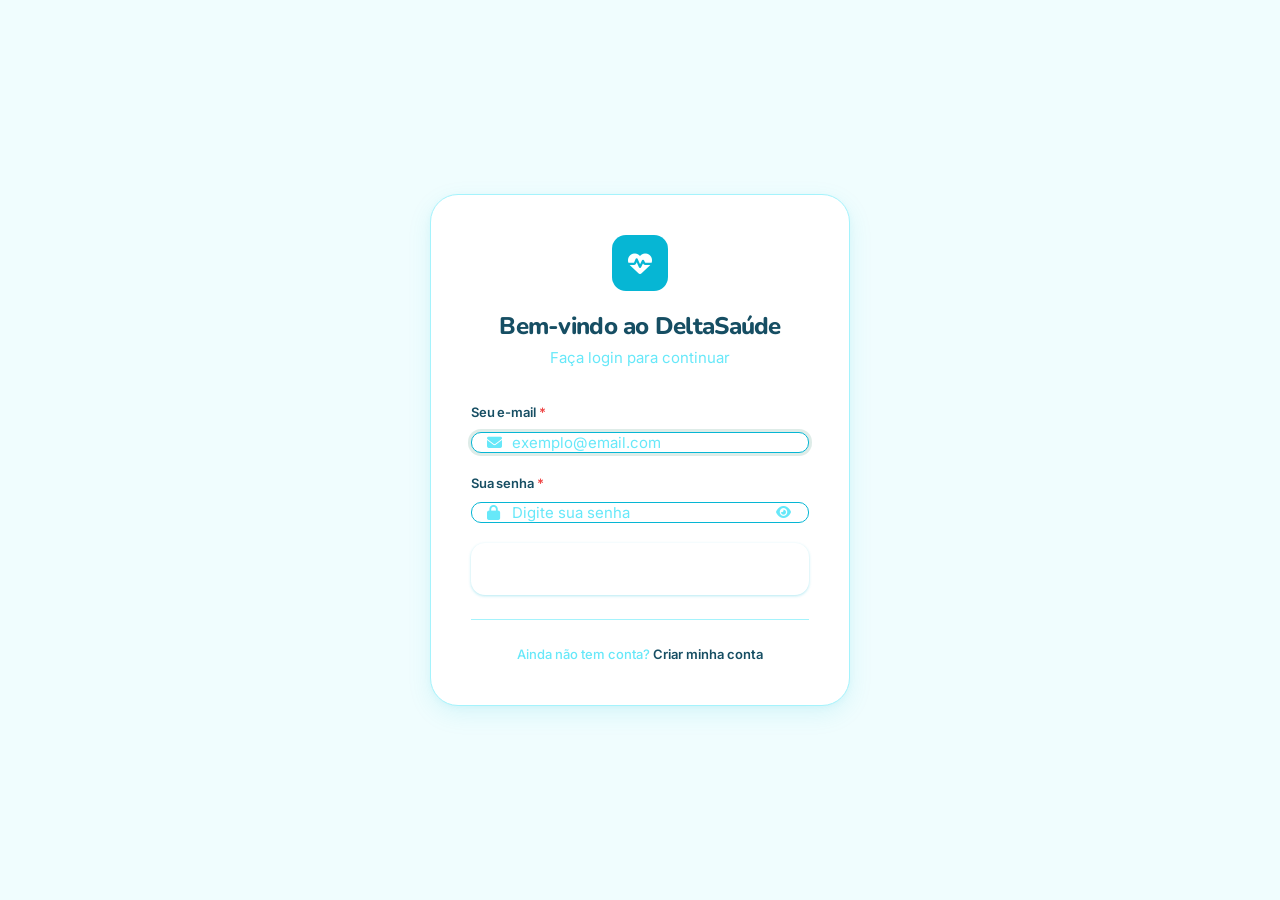
<file: static/perfil.html>
<!DOCTYPE html>
<html lang="pt-BR">
<head>
    <meta charset="UTF-8">
    <meta name="viewport" content="width=device-width, initial-scale=1.0">
    <meta name="description" content="Meu perfil - DeltaSaúde">
    <title>Meu Perfil - DeltaSaúde</title>

    <link rel="preconnect" href="https://fonts.googleapis.com">
    <link rel="preconnect" href="https://fonts.gstatic.com" crossorigin>
    <link href="https://fonts.googleapis.com/css2?family=Nunito:wght@400;500;600;700;800&display=swap" rel="stylesheet">
    <link rel="stylesheet" href="https://cdnjs.cloudflare.com/ajax/libs/font-awesome/6.5.0/css/all.min.css">

    <link rel="stylesheet" href="css/design-system.css">
    <link rel="stylesheet" href="css/components.css">
    <link rel="stylesheet" href="css/pages.css">

    <script>
        (function() {
            const theme = localStorage.getItem('delta_theme');
            if (theme === 'dark') {
                document.documentElement.setAttribute('data-theme', 'dark');
                document.documentElement.classList.add('dark');
            }
        })();
    </script>
</head>
<body>
    <div id="app"></div>

    <script src="js/auth.js"></script>
    <script src="js/api.js"></script>
    <script src="js/components.js"></script>
    <script src="js/theme.js"></script>

    <script>
        if (!AuthManager.protectPage()) {
            // Redirecionou
        } else {
            const app = document.getElementById('app');
            ComponentsManager.renderNavbar(app, { showSidebar: true, currentPage: 'perfil' });

            const pageContent = document.querySelector('.page-content');
            const user = AuthManager.getUserData() || AuthManager.getLoggedUser() || {};
            const nomeUsuario = user.nome || user.email?.split('@')[0] || 'Usuário';
            const emailUsuario = user.email || 'email@example.com';
            const iniciais = ComponentsManager.getInitials(nomeUsuario);

            pageContent.innerHTML = `
                <div class="page-header">
                    <div>
                        <h1 class="page-title">Meu Perfil</h1>
                        <p class="page-subtitle">Gerencie suas informações</p>
                    </div>
                </div>

                <div class="perfil-container">
                    <!-- Card do Usuário -->
                    <div class="perfil-header">
                        <div class="perfil-avatar">
                            <span>${iniciais}</span>
                        </div>
                        <h2 class="perfil-nome">${nomeUsuario}</h2>
                        <p class="perfil-email">${emailUsuario}</p>
                    </div>

                    <!-- Informações da Conta -->
                    <div class="perfil-section">
                        <h3 class="perfil-section-title">
                            <i class="fas fa-user-circle"></i>
                            Informações da Conta
                        </h3>

                        <div class="form-group">
                            <label class="form-label">Nome completo</label>
                            <input type="text" class="form-input" id="perfil-nome" value="${nomeUsuario}" readonly>
                        </div>

                        <div class="form-group">
                            <label class="form-label">E-mail</label>
                            <input type="email" class="form-input" id="perfil-email" value="${emailUsuario}" readonly>
                            <p class="text-muted" style="font-size: var(--font-sm); margin-top: 8px;">
                                O e-mail não pode ser alterado.
                            </p>
                        </div>

                        <div class="form-group">
                            <label class="form-label">Tipo de conta</label>
                            <input type="text" class="form-input" value="${user.role === 'ADMIN' ? 'Administrador' : 'Usuário'}" readonly>
                        </div>
                    </div>

                    <!-- Preferências -->
                    <div class="perfil-section">
                        <h3 class="perfil-section-title">
                            <i class="fas fa-cog"></i>
                            Preferências
                        </h3>

                        <div class="form-group">
                            <label class="form-label">Tema da interface</label>
                            <div style="display: flex; gap: 12px; margin-top: 8px;">
                                <button class="btn btn-secondary" id="btn-theme-light" style="flex: 1;">
                                    <i class="fas fa-sun"></i>
                                    Modo claro
                                </button>
                                <button class="btn btn-secondary" id="btn-theme-dark" style="flex: 1;">
                                    <i class="fas fa-moon"></i>
                                    Modo escuro
                                </button>
                            </div>
                        </div>
                    </div>

                    <!-- Estatísticas -->
                    <div class="perfil-section">
                        <h3 class="perfil-section-title">
                            <i class="fas fa-chart-bar"></i>
                            Resumo
                        </h3>

                        <div class="grid grid-cols-2">
                            <div class="stat-card" id="stat-medicamentos">
                                <div class="stat-icon primary">
                                    <i class="fas fa-pills"></i>
                                </div>
                                <div>
                                    <div class="stat-value" id="count-medicamentos">-</div>
                                    <div class="stat-label">Medicamentos</div>
                                </div>
                            </div>
                            <div class="stat-card" id="stat-tratamentos">
                                <div class="stat-icon accent">
                                    <i class="fas fa-clipboard-list"></i>
                                </div>
                                <div>
                                    <div class="stat-value" id="count-tratamentos">-</div>
                                    <div class="stat-label">Tratamentos</div>
                                </div>
                            </div>
                            <div class="stat-card" id="stat-alarmes">
                                <div class="stat-icon secondary">
                                    <i class="fas fa-bell"></i>
                                </div>
                                <div>
                                    <div class="stat-value" id="count-alarmes">-</div>
                                    <div class="stat-label">Alarmes pendentes</div>
                                </div>
                            </div>
                            <div class="stat-card" id="stat-confirmados">
                                <div class="stat-icon success">
                                    <i class="fas fa-check-circle"></i>
                                </div>
                                <div>
                                    <div class="stat-value" id="count-confirmados">-</div>
                                    <div class="stat-label">Confirmados</div>
                                </div>
                            </div>
                        </div>
                    </div>

                    <!-- Ações -->
                    <div class="perfil-section">
                        <h3 class="perfil-section-title">
                            <i class="fas fa-shield-alt"></i>
                            Ações
                        </h3>

                        <button class="btn btn-danger btn-block" id="btn-sair" style="margin-top: 16px;">
                            <i class="fas fa-sign-out-alt"></i>
                            Sair da conta
                        </button>
                    </div>
                </div>
            `;

            // Carrega estatísticas
            loadStats();

            async function loadStats() {
                try {
                    const [medicamentos, tratamentos, pendentes, todosAlarmes] = await Promise.all([
                        ApiClient.listarMedicamentos(),
                        ApiClient.listarTratamentos(),
                        ApiClient.listarAlarmesPendentes(),
                        ApiClient.listarAlarmes()
                    ]);

                    document.getElementById('count-medicamentos').textContent = medicamentos.length || 0;
                    document.getElementById('count-tratamentos').textContent = tratamentos.length || 0;
                    document.getElementById('count-alarmes').textContent = pendentes.length || 0;

                    // Conta confirmados
                    let confirmados = 0;
                    if (todosAlarmes) {
                        todosAlarmes.forEach(grupo => {
                            if (grupo.alarmes) {
                                confirmados += grupo.alarmes.filter(a => a.tomado).length;
                            }
                        });
                    }
                    document.getElementById('count-confirmados').textContent = confirmados;

                } catch (error) {
                    console.error('Erro ao carregar estatísticas:', error);
                }
            }

            // Botões de tema
            document.getElementById('btn-theme-light').addEventListener('click', function() {
                ThemeManager.toggle();
                if (ThemeManager.isDark()) {
                    ThemeManager.toggle();
                }
                ComponentsManager.success('Modo claro ativado!');
            });

            document.getElementById('btn-theme-dark').addEventListener('click', function() {
                ThemeManager.toggle();
                if (!ThemeManager.isDark()) {
                    ThemeManager.toggle();
                }
                ComponentsManager.success('Modo escuro ativado!');
            });

            // Botão sair
            document.getElementById('btn-sair').addEventListener('click', function() {
                ComponentsManager.showConfirmModal({
                    title: 'Sair da conta?',
                    message: 'Você será desconectado e precisará fazer login novamente.',
                    confirmText: 'Sim, sair',
                    cancelText: 'Não, cancelar',
                    type: 'warning',
                    onConfirm: () => {
                        AuthManager.logout();
                    }
                });
            });

            // Atualiza ícone do tema atual
            if (ThemeManager.isDark()) {
                document.getElementById('btn-theme-dark').classList.add('btn-primary');
                document.getElementById('btn-theme-dark').classList.remove('btn-secondary');
            } else {
                document.getElementById('btn-theme-light').classList.add('btn-primary');
                document.getElementById('btn-theme-light').classList.remove('btn-secondary');
            }
        }
    </script>
</body>
</html>
</file>
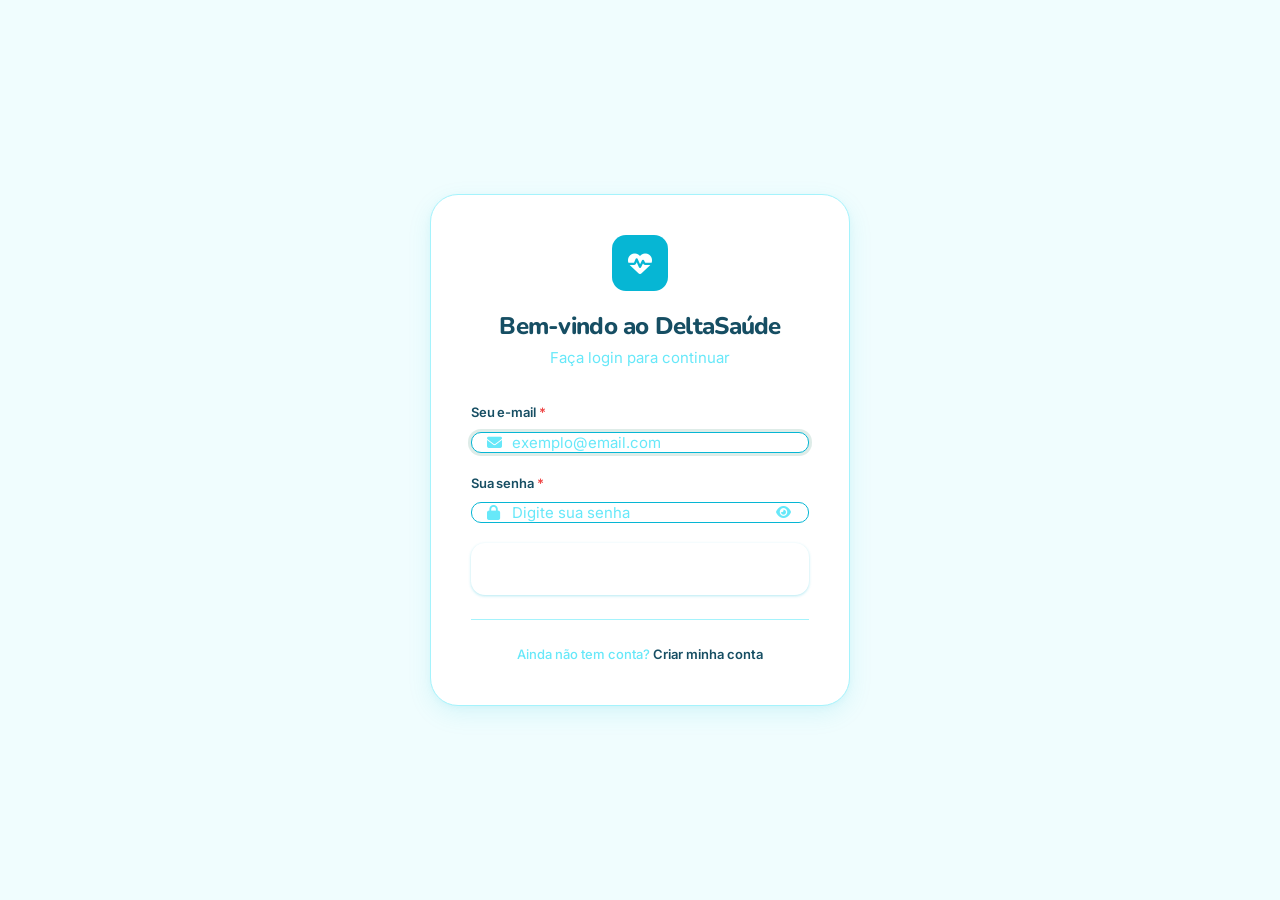
<file: static/tratamentos.html>
<!DOCTYPE html>
<html lang="pt-BR">
<head>
    <meta charset="UTF-8">
    <meta name="viewport" content="width=device-width, initial-scale=1.0">
    <meta name="description" content="Gerenciar tratamentos - DeltaSaúde">
    <title>Tratamentos - DeltaSaúde</title>

    <link rel="preconnect" href="https://fonts.googleapis.com">
    <link rel="preconnect" href="https://fonts.gstatic.com" crossorigin>
    <link href="https://fonts.googleapis.com/css2?family=Nunito:wght@400;500;600;700;800&display=swap" rel="stylesheet">
    <link rel="stylesheet" href="https://cdnjs.cloudflare.com/ajax/libs/font-awesome/6.5.0/css/all.min.css">

    <link rel="stylesheet" href="css/design-system.css">
    <link rel="stylesheet" href="css/components.css">
    <link rel="stylesheet" href="css/pages.css">

    <script>
        (function() {
            const theme = localStorage.getItem('delta_theme');
            if (theme === 'dark') {
                document.documentElement.setAttribute('data-theme', 'dark');
                document.documentElement.classList.add('dark');
            }
        })();
    </script>
</head>
<body>
    <div id="app"></div>

    <script src="js/auth.js"></script>
    <script src="js/api.js"></script>
    <script src="js/components.js"></script>
    <script src="js/theme.js"></script>

    <script>
        if (!AuthManager.protectPage()) {
            // Redirecionou
        } else {
            const app = document.getElementById('app');
            ComponentsManager.renderNavbar(app, { showSidebar: true, currentPage: 'tratamentos' });

            const pageContent = document.querySelector('.page-content');

            pageContent.innerHTML = `
                <div class="page-header">
                    <div>
                        <h1 class="page-title">Meus Tratamentos</h1>
                        <p class="page-subtitle">Acompanhe seus tratamentos medicamentosos</p>
                    </div>
                    <div class="page-actions">
                        <button class="btn btn-primary" id="btn-adicionar">
                            <i class="fas fa-plus"></i>
                            Novo tratamento
                        </button>
                    </div>
                </div>

                <div class="grid grid-cols-2" id="tratamentos-list">
                    <div class="spinner-inline" style="grid-column: 1 / -1; justify-self: center;">
                        <div class="spinner"></div>
                        <span>Carregando tratamentos...</span>
                    </div>
                </div>

                <!-- Modal Adicionar -->
                <div id="modal-overlay" class="modal-overlay">
                    <div class="modal" style="max-width: 560px;">
                        <div class="modal-header">
                            <h3 class="modal-title">Novo tratamento</h3>
                            <button class="modal-close" id="modal-close" aria-label="Fechar">
                                <i class="fas fa-times"></i>
                            </button>
                        </div>
                        <form id="tratamento-form">
                            <div class="modal-body">
                                <div class="form-group">
                                    <label class="form-label required" for="trat-nome">Nome do tratamento</label>
                                    <input type="text" id="trat-nome" class="form-input" placeholder="Ex: Tratamento pressão" required>
                                </div>
                                <div class="form-group">
                                    <label class="form-label required" for="trat-data">Data de início</label>
                                    <input type="date" id="trat-data" class="form-input" required>
                                </div>
                                <div class="form-group">
                                    <label class="form-label required" for="trat-hora">Hora de início</label>
                                    <input type="time" id="trat-hora" class="form-input" required>
                                </div>
                                <div class="form-group">
                                    <label class="form-label required" for="trat-intervalo">Intervalo (horas)</label>
                                    <input type="number" id="trat-intervalo" class="form-input" placeholder="Ex: 8" min="1" max="24" required>
                                </div>
                                <div class="form-group">
                                    <label class="form-label required" for="trat-duracao">Duração (dias)</label>
                                    <input type="number" id="trat-duracao" class="form-input" placeholder="Ex: 7" min="1" required>
                                </div>
                                <div class="form-group">
                                    <label class="form-label required" for="trat-dose">Dose diária</label>
                                    <input type="number" id="trat-dose" class="form-input" placeholder="Ex: 3" min="1" required>
                                </div>
                                <div class="form-group">
                                    <label class="form-label required" for="trat-medicamento">Medicamento</label>
                                    <select id="trat-medicamento" class="form-input form-select" required>
                                        <option value="">Selecione um medicamento</option>
                                    </select>
                                </div>
                            </div>
                            <div class="modal-footer">
                                <button type="button" class="btn btn-secondary" id="btn-cancelar">Cancelar</button>
                                <button type="submit" class="btn btn-primary">Criar tratamento</button>
                            </div>
                        </form>
                    </div>
                </div>
            `;

            // Variáveis
            let tratamentos = [];
            let medicamentos = [];

            const modal = document.getElementById('modal-overlay');
            const form = document.getElementById('tratamento-form');
            const btnAdicionar = document.getElementById('btn-adicionar');
            const btnCancelar = document.getElementById('btn-cancelar');
            const btnFechar = document.getElementById('modal-close');
            const listContainer = document.getElementById('tratamentos-list');
            const medicamentoSelect = document.getElementById('trat-medicamento');

            // Data padrão = hoje
            document.getElementById('trat-data').valueAsDate = new Date();

            // Carrega dados
            loadData();

            async function loadData() {
                try {
                    [tratamentos, medicamentos] = await Promise.all([
                        ApiClient.listarTratamentos(),
                        ApiClient.listarMedicamentos()
                    ]);

                    // Popula select de medicamentos
                    medicamentoSelect.innerHTML = '<option value="">Selecione um medicamento</option>' +
                        medicamentos.map(m => `<option value="${m.id}">${m.nome} (${m.dosagem}mg)</option>`).join('');

                    renderTratamentos(tratamentos);
                } catch (error) {
                    listContainer.innerHTML = `
                        <div class="empty-state" style="grid-column: 1 / -1;">
                            <p class="text-danger">Erro ao carregar dados.</p>
                            <button class="btn btn-primary mt-lg" onclick="loadData()">Tentar novamente</button>
                        </div>
                    `;
                }
            }

            function renderTratamentos(lista) {
                if (!lista || lista.length === 0) {
                    listContainer.innerHTML = `
                        <div class="empty-state" style="grid-column: 1 / -1;">
                            <div class="empty-state-icon">
                                <i class="fas fa-clipboard-list"></i>
                            </div>
                            <h3 class="empty-state-title">Nenhum tratamento cadastrado</h3>
                            <p class="empty-state-description">Crie um tratamento para gerar alarmes automáticos.</p>
                            <button class="btn btn-primary btn-lg" onclick="abrirModal()">
                                <i class="fas fa-plus"></i>
                                Criar tratamento
                            </button>
                        </div>
                    `;
                    return;
                }

                listContainer.innerHTML = lista.map(trat => {
                    const dataInicio = ComponentsManager.formatDate(trat.dataInicio);
                    const status = 'Em andamento'; // Simplificado

                    return `
                        <div class="tratamento-card">
                            <div class="tratamento-header">
                                <div>
                                    <h3 class="card-title">${trat.nome}</h3>
                                    <p class="text-muted" style="font-size: var(--font-sm);">
                                        Início: ${dataInicio}
                                    </p>
                                </div>
                                <span class="badge badge-primary">${status}</span>
                            </div>
                            <div class="tratamento-timeline">
                                <div class="tratamento-timeline-item">
                                    <span class="tratamento-timeline-label">Intervalo</span>
                                    <span class="tratamento-timeline-value">${trat.intervaloHora}h</span>
                                </div>
                                <div class="tratamento-timeline-item">
                                    <span class="tratamento-timeline-label">Duração</span>
                                    <span class="tratamento-timeline-value">${trat.duracaoDia} dias</span>
                                </div>
                                <div class="tratamento-timeline-item">
                                    <span class="tratamento-timeline-label">Dose/dia</span>
                                    <span class="tratamento-timeline-value">${trat.doseDiaria}</span>
                                </div>
                            </div>
                            ${trat.nomeMedicamento ? `
                                <div class="tratamento-medicamentos">
                                    <span class="medicamento-tag">
                                        <i class="fas fa-pills"></i>
                                        ${trat.nomeMedicamento}
                                    </span>
                                </div>
                            ` : ''}
                            <div class="card-footer">
                                <a href="alarmes.html?tratamento=${trat.id}" class="btn btn-secondary btn-sm">
                                    <i class="fas fa-bell"></i>
                                    Ver alarmes
                                </a>
                                <button class="btn btn-danger btn-sm" onclick="excluirTratamento(${trat.id}, '${trat.nome}')">
                                    <i class="fas fa-trash"></i>
                                    Remover
                                </button>
                            </div>
                        </div>
                    `;
                }).join('');
            }

            // Abrir modal
            window.abrirModal = function() {
                if (medicamentos.length === 0) {
                    ComponentsManager.warning('Você precisa cadastrar um medicamento primeiro.');
                    return;
                }
                form.reset();
                document.getElementById('trat-data').valueAsDate = new Date();
                modal.classList.add('active');
                document.getElementById('trat-nome').focus();
            };

            // Fechar modal
            function fecharModal() {
                modal.classList.remove('active');
            }

            btnAdicionar.addEventListener('click', abrirModal);
            btnCancelar.addEventListener('click', fecharModal);
            btnFechar.addEventListener('click', fecharModal);
            modal.addEventListener('click', (e) => {
                if (e.target === modal) fecharModal();
            });

            // Excluir tratamento
            window.excluirTratamento = function(id, nome) {
                ComponentsManager.showConfirmModal({
                    title: 'Remover tratamento?',
                    message: `Tem certeza que deseja remover "${nome}"? Os alarmes também serão removidos.`,
                    confirmText: 'Sim, remover',
                    cancelText: 'Não, cancelar',
                    type: 'danger',
                    onConfirm: async () => {
                        try {
                            await ApiClient.deletarTratamento(id);
                            ComponentsManager.success('Tratamento removido!');
                            loadData();
                        } catch (error) {
                            ComponentsManager.error('Não foi possível remover o tratamento.');
                        }
                    }
                });
            };

            // Salvar tratamento
            form.addEventListener('submit', async function(e) {
                e.preventDefault();

                const dataInicio = document.getElementById('trat-data').value;
                const horaInicio = document.getElementById('trat-hora').value;

                const dados = {
                    nome: document.getElementById('trat-nome').value.trim(),
                    dataInicio: dataInicio,
                    horaInicio: horaInicio,
                    intervaloHora: parseInt(document.getElementById('trat-intervalo').value),
                    duracaoDia: parseInt(document.getElementById('trat-duracao').value),
                    doseDiaria: parseInt(document.getElementById('trat-dose').value),
                    medicamentoId: parseInt(document.getElementById('trat-medicamento').value)
                };

                try {
                    await ApiClient.criarTratamento(dados);
                    ComponentsManager.success('Tratamento criado! Alarmes gerados automaticamente.');
                    fecharModal();
                    loadData();
                } catch (error) {
                    ComponentsManager.error(error.message || 'Erro ao criar tratamento.');
                }
            });
        }
    </script>
</body>
</html>
</file>
<file: style.css>
body {
    background-color: #f4f7f6;
    font-family: 'Segoe UI', Tahoma, Geneva, Verdana, sans-serif;
    display: flex;
    justify-content: center;
    padding: 20px;
}

.container {
    width: 100%;
    max-width: 400px;
}

header h1 {
    text-align: center;
    color: #333;
    font-size: 1.5rem;
    margin-bottom: 30px;
}

.card-dose {
    background: white;
    border-radius: 15px;
    padding: 20px;
    margin-bottom: 20px;
    box-shadow: 0 4px 10px rgba(0,0,0,0.05);
    text-align: center;
}

.info-remedio {
    margin-bottom: 20px;
}

.info-remedio h2 {
    margin: 0;
    color: #2c3e50;
    font-size: 1.2rem;
}

.info-remedio span {
    color: #7f8c8d;
    font-size: 0.9rem;
}

/* Os dois botões principais */
.controles {
    display: flex;
    gap: 15px;
}

.btn {
    flex: 1;
    border: none;
    padding: 15px;
    border-radius: 10px;
    font-weight: bold;
    font-size: 1rem;
    cursor: pointer;
    display: flex;
    flex-direction: column;
    align-items: center;
    gap: 5px;
    transition: transform 0.1s;
}

.btn:active { transform: scale(0.95); }

.confirmar {
    background-color: #2ecc71;
    color: white;
}

.cancelar {
    background-color: #e74c3c;
    color: white;
}

.btn i { font-size: 1.2rem; }
</file>
<file: static/css/design-system.css>
/* ============================================
   DELTASAÚDE — DESIGN SYSTEM
   Identidade: Clínico-orgânico refinado
   Fonte: Plus Jakarta Sans
   Paleta: Verde-teal profundo + âmbar quente
   ============================================ */

@import url('https://fonts.googleapis.com/css2?family=Inter:wght@400;500;600&family=Nunito:wght@700;800&display=swap');

:root {
    --primary:        #06B6D4;   /* ciano principal */
    --primary-dark:   #0891B2;   /* ciano escuro — hover, active */
    --primary-darker: #0E7490;   /* ciano muito escuro — texto sobre fundo claro */
    --primary-light:  #CFFAFE;   /* ciano clarissimo — fundos, badges suaves */
    --primary-pale:   #ECFEFF;   /* quase branco com tom ciano — bg de seções */

    --secondary:      #10B981;   /* verde saúde — confirmações, status ok */
    --secondary-light:#D1FAE5;   /* verde claro — badges de sucesso */

    --accent:         #F59E0B;   /* âmbar — alertas, avisos */
    --accent-light:   #FEF3C7;   /* âmbar claro */

    --danger:         #EF4444;   /* vermelho — erros, defeitos */
    --danger-light:   #FEE2E2;

    --bg:             #F0FDFE;   /* fundo geral — ciano levíssimo */
    --surface:        #FFFFFF;   /* cards e modais */
    --surface-alt:    #ECFEFF;   /* fundo alternativo de seções */

    --text:           #164E63;   /* texto principal — ciano bem escuro */
    --text-secondary: #0E7490;   /* texto secundário — ciano médio */
    --text-muted:     #67E8F9;   /* texto desabilitado — ciano claro */
    --border:         #A5F3FC;   /* bordas — ciano suave */
    --border-strong:  #06B6D4;   /* bordas em destaque */

    --shadow-card:    0 2px 12px rgba(6, 182, 212, 0.12);
    --shadow-hover:   0 6px 24px rgba(6, 182, 212, 0.22);
    --radius-card:    16px;
    --radius-btn:     12px;
    --radius-pill:    999px;

    /* Aliases e outras variáveis */
    --font-family: 'Inter', -apple-system, BlinkMacSystemFont, sans-serif;
    --font-family-heading: 'Nunito', -apple-system, BlinkMacSystemFont, sans-serif;
    
    --bg-page: var(--bg);
    --bg-surface: var(--surface);
    --text-strong: var(--text);
    --text-body: var(--text-secondary);
    --text-soft: var(--text-muted);
    --border-subtle: var(--border);
    --border-default: var(--border-strong);
    
    --color-primary: var(--primary);
    --color-primary-light: var(--primary-light);
    --color-primary-dark: var(--primary-dark);
    --color-accent: var(--accent);
    --color-danger: var(--danger);
    --color-success: var(--secondary);
    --color-info: var(--primary-dark);

    --font-xs:  12px;
    --font-sm:  13px;
    --font-md:  15px;
    --font-lg:  17px;
    --font-xl:  20px;
    --font-2xl: 24px;
    --font-3xl: 30px;
    --font-4xl: 38px;

    --space-1:  4px;
    --space-2:  8px;
    --space-3:  12px;
    --space-4:  16px;
    --space-5:  20px;
    --space-6:  24px;
    --space-8:  32px;
    --space-10: 40px;
    --space-12: 48px;
    --space-16: 64px;

    --transition-fast:   120ms cubic-bezier(0.16, 1, 0.3, 1);
    --transition-normal: 220ms cubic-bezier(0.16, 1, 0.3, 1);
    --transition-slow:   380ms cubic-bezier(0.16, 1, 0.3, 1);

    /* Raios */
    --radius-xs: 4px;
    --radius-sm: 8px;
    --radius-md: 10px;
    --radius-lg: 14px;
    --radius-xl: 20px;
    --radius-2xl: 28px;
    --radius-full: 9999px;

    /* Sombras Antigas */
    --shadow-xs: 0 1px 2px rgba(6,182,212,.05);
    --shadow-sm: 0 1px 3px rgba(6,182,212,.07), 0 1px 2px rgba(6,182,212,.04);
    --shadow-md: 0 3px 8px rgba(6,182,212,.08), 0 1px 3px rgba(6,182,212,.05);
    --shadow-lg: 0 8px 24px rgba(6,182,212,.10), 0 2px 6px rgba(6,182,212,.06);
    --shadow-xl: 0 20px 48px rgba(6,182,212,.12), 0 4px 12px rgba(6,182,212,.08);

    /* Z-index */
    --z-dropdown: 100;
    --z-sticky:   200;
    --z-modal:    300;
    --z-toast:    400;
    --z-loading:  500;
}

/* ============================================
   DARK MODE — CIANO PALETTE
   ============================================ */
[data-theme="dark"], .dark {
    --bg-page:    #0a1a1f;
    --bg-surface: #0f2025;
    --bg-raised:  #142830;
    --bg-subtle:  #1a3340;
    --bg-brand:   rgba(6,182,212,.12);

    --text-strong: #ecfeff;
    --text-body:   #a5f3fc;
    --text-soft:   #67e8f9;
    --text-muted:  #22d3ee;

    --border-subtle:  rgba(6,182,212,.12);
    --border-default: rgba(6,182,212,.20);
    --border-strong:  rgba(6,182,212,.35);
    --border-brand:   rgba(6,182,212,.30);

    --bg-primary:   var(--bg-page);
    --bg-secondary: var(--bg-subtle);
    --bg-tertiary:  var(--bg-surface);
    --text-primary:   var(--text-strong);
    --text-secondary: var(--text-body);
    --border:         var(--border-subtle);

    --shadow-xs: 0 1px 2px rgba(0,0,0,.35);
    --shadow-sm: 0 1px 3px rgba(0,0,0,.45), 0 1px 2px rgba(0,0,0,.25);
    --shadow-md: 0 3px 8px rgba(0,0,0,.50), 0 1px 3px rgba(0,0,0,.30);
    --shadow-lg: 0 8px 24px rgba(0,0,0,.60), 0 2px 6px rgba(0,0,0,.35);
    --shadow-xl: 0 20px 48px rgba(0,0,0,.70), 0 4px 12px rgba(0,0,0,.40);
    --shadow-brand: 0 4px 16px rgba(6,182,212,.25);
}

/* ============================================
   RESET
   ============================================ */
*, *::before, *::after {
    box-sizing: border-box;
    margin: 0;
    padding: 0;
}

html {
    font-size: 16px;
    scroll-behavior: smooth;
    -webkit-text-size-adjust: 100%;
}

body {
    font-family: var(--font-family);
    font-size: var(--font-md);
    font-weight: 400;
    line-height: 1.65;
    color: var(--text-body);
    background-color: var(--bg-page);
    min-height: 100vh;
    -webkit-font-smoothing: antialiased;
    -moz-osx-font-smoothing: grayscale;
    transition: background-color var(--transition-normal), color var(--transition-normal);
}

:focus-visible {
    outline: 2px solid var(--color-primary);
    outline-offset: 3px;
    border-radius: var(--radius-xs);
}

:focus:not(:focus-visible) { outline: none; }

/* ============================================
   TIPOGRAFIA
   ============================================ */
h1, h2, h3, h4, h5, h6 {
    font-family: var(--font-family-heading);
    font-weight: 700;
    line-height: 1.25;
    color: var(--text-strong);
    letter-spacing: -0.025em;
}

h1 { font-size: var(--font-4xl); font-weight: 800; }
h2 { font-size: var(--font-3xl); }
h3 { font-size: var(--font-2xl); }
h4 { font-size: var(--font-xl); }
h5 { font-size: var(--font-lg); }
h6 { font-size: var(--font-md); font-weight: 600; }

p {
    font-size: var(--font-md);
    line-height: 1.7;
    color: var(--text-body);
}

strong, b { font-weight: 600; color: var(--text-strong); }
small { font-size: var(--font-sm); }

a {
    color: var(--color-primary);
    text-decoration: none;
    font-weight: 500;
    transition: color var(--transition-fast);
}
a:hover { color: var(--color-primary-light); }

ul, ol { list-style: none; }
img { max-width: 100%; height: auto; display: block; }

/* ============================================
   SCROLLBAR
   ============================================ */
::-webkit-scrollbar { width: 6px; height: 6px; }
::-webkit-scrollbar-track { background: transparent; }
::-webkit-scrollbar-thumb { background: var(--stone-300); border-radius: var(--radius-full); }
::-webkit-scrollbar-thumb:hover { background: var(--stone-400); }
* { scrollbar-width: thin; scrollbar-color: var(--stone-300) transparent; }
::selection { background: var(--brand-200); color: var(--brand-900); }

/* ============================================
   LAYOUT
   ============================================ */
.container {
    width: 100%;
    max-width: 1280px;
    margin: 0 auto;
    padding: 0 var(--space-8);
}

.page-wrapper { min-height: 100vh; display: flex; flex-direction: column; }

.main-content { flex: 1; padding: var(--space-10) 0; }

.grid { display: grid; gap: var(--space-6); }
.grid-cols-1 { grid-template-columns: 1fr; }
.grid-cols-2 { grid-template-columns: repeat(2, minmax(0,1fr)); }
.grid-cols-3 { grid-template-columns: repeat(3, minmax(0,1fr)); }
.grid-cols-4 { grid-template-columns: repeat(4, minmax(0,1fr)); }

@media (max-width: 1024px) {
    .grid-cols-4 { grid-template-columns: repeat(2, minmax(0,1fr)); }
    .grid-cols-3 { grid-template-columns: repeat(2, minmax(0,1fr)); }
}
@media (max-width: 640px) {
    .grid-cols-4, .grid-cols-3, .grid-cols-2 { grid-template-columns: 1fr; }
    .container { padding: 0 var(--space-4); }
}

/* Flex */
.flex { display: flex; }
.flex-col { flex-direction: column; }
.flex-wrap { flex-wrap: wrap; }
.items-center { align-items: center; }
.items-start { align-items: flex-start; }
.justify-center { justify-content: center; }
.justify-between { justify-content: space-between; }
.justify-end { justify-content: flex-end; }
.gap-1 { gap: var(--space-1); }
.gap-2 { gap: var(--space-2); }
.gap-3 { gap: var(--space-3); }
.gap-4 { gap: var(--space-4); }
.gap-6 { gap: var(--space-6); }
.gap-8 { gap: var(--space-8); }

/* Spacing */
.mt-1 { margin-top: var(--space-1); } .mt-2 { margin-top: var(--space-2); }
.mt-3 { margin-top: var(--space-3); } .mt-4 { margin-top: var(--space-4); }
.mt-6 { margin-top: var(--space-6); } .mt-8 { margin-top: var(--space-8); }
.mb-1 { margin-bottom: var(--space-1); } .mb-2 { margin-bottom: var(--space-2); }
.mb-3 { margin-bottom: var(--space-3); } .mb-4 { margin-bottom: var(--space-4); }
.mb-6 { margin-bottom: var(--space-6); } .mb-8 { margin-bottom: var(--space-8); }
.mt-md { margin-top: var(--space-4); }
.mb-lg { margin-bottom: var(--space-6); }
.p-4 { padding: var(--space-4); } .p-6 { padding: var(--space-6); }
.p-8 { padding: var(--space-8); }

/* Text utils */
.text-center { text-align: center; }
.text-right { text-align: right; }
.text-primary { color: var(--text-strong); }
.text-secondary { color: var(--text-body); }
.text-muted { color: var(--text-soft); }
.text-success { color: var(--color-success); }
.text-danger { color: var(--color-danger); }
.text-accent { color: var(--color-accent); }
.font-bold { font-weight: 700; }
.font-semibold { font-weight: 600; }
.font-medium { font-weight: 500; }
.hidden { display: none !important; }
.sr-only { position: absolute; width: 1px; height: 1px; padding: 0; margin: -1px; overflow: hidden; clip: rect(0,0,0,0); white-space: nowrap; border: 0; }

/* ============================================
   ANIMAÇÕES
   ============================================ */
@keyframes fadeIn   { from { opacity: 0; } to { opacity: 1; } }
@keyframes slideUp  { from { opacity: 0; transform: translateY(12px); } to { opacity: 1; transform: translateY(0); } }
@keyframes slideDown{ from { opacity: 0; transform: translateY(-12px); } to { opacity: 1; transform: translateY(0); } }
@keyframes pulse    { 0%,100% { opacity: 1; } 50% { opacity: .45; } }
@keyframes spin     { from { transform: rotate(0deg); } to { transform: rotate(360deg); } }
@keyframes shimmer  { 0% { background-position: -200% 0; } 100% { background-position: 200% 0; } }

.animate-fade-in  { animation: fadeIn  var(--transition-normal) var(--ease-out) both; }
.animate-slide-up { animation: slideUp var(--transition-normal) var(--ease-out) both; }
.animate-pulse    { animation: pulse 2s infinite; }
.animate-spin     { animation: spin 1s linear infinite; }

/* ============================================
   RESPONSIVO
   ============================================ */
@media (max-width: 768px) {
    :root {
        --font-4xl: 30px;
        --font-3xl: 24px;
        --font-2xl: 20px;
        --font-xl: 18px;
    }
    .main-content { padding: var(--space-6) 0; }
}

@media (prefers-reduced-motion: reduce) {
    *, *::before, *::after {
        animation-duration: 0.01ms !important;
        animation-iteration-count: 1 !important;
        transition-duration: 0.01ms !important;
    }
}
</file>
<file: static/css/components.css>
/* ============================================
   DELTASAÚDE — COMPONENTS
   Botões, Cards, Inputs, Modais, Toasts,
   Navbar, Sidebar, Spinner, Badges
   ============================================ */

/* ============================================
   BOTÕES
   ============================================ */
.btn {
    display: inline-flex;
    align-items: center;
    justify-content: center;
    gap: var(--space-2);
    min-height: var(--touch-min);
    padding: 0 var(--space-5);
    font-family: var(--font-family);
    font-size: var(--font-sm);
    font-weight: 600;
    line-height: 1;
    letter-spacing: -0.01em;
    text-decoration: none;
    border: 1px solid transparent;
    border-radius: var(--radius-md);
    cursor: pointer;
    transition: all var(--transition-fast);
    white-space: nowrap;
    user-select: none;
    position: relative;
    overflow: hidden;
}

.btn:hover  { transform: translateY(-1px); }
.btn:active { transform: translateY(0) scale(.98); }
.btn:disabled { opacity: .45; cursor: not-allowed; transform: none; }
.btn i { font-size: 1em; }

.btn-primary {
    background: var(--brand-500);
    color: #fff;
    box-shadow: 0 1px 3px rgba(6,182,212,.30), 0 0 0 0 rgba(6,182,212,.0);
}
.btn-primary:hover {
    background: var(--brand-600);
    box-shadow: var(--shadow-brand);
    color: #fff;
}
.btn-primary:active { background: var(--brand-700); }

.btn-secondary {
    background: var(--bg-surface);
    color: var(--text-strong);
    border-color: var(--border-default);
    box-shadow: var(--shadow-xs);
}
.btn-secondary:hover {
    background: var(--bg-subtle);
    border-color: var(--border-strong);
    color: var(--text-strong);
}

.btn-danger {
    background: var(--color-danger);
    color: #fff;
}
.btn-danger:hover { background: var(--red-600); color: #fff; }

.btn-success {
    background: var(--color-success);
    color: #fff;
}
.btn-success:hover { background: var(--brand-600); color: #fff; }

.btn-ghost {
    background: transparent;
    color: var(--text-soft);
    border-color: transparent;
}
.btn-ghost:hover {
    background: var(--bg-subtle);
    color: var(--text-strong);
}

.btn-lg {
    min-height: 52px;
    padding: 0 var(--space-8);
    font-size: var(--font-md);
    border-radius: var(--radius-lg);
}

.btn-sm {
    min-height: 34px;
    padding: 0 var(--space-3);
    font-size: var(--font-xs);
    border-radius: var(--radius-sm);
}

.btn-block { width: 100%; }

.btn-icon {
    width: var(--touch-min);
    height: var(--touch-min);
    padding: 0;
    border-radius: var(--radius-md);
    flex-shrink: 0;
}

/* ============================================
   CARDS
   ============================================ */
.card {
    background: var(--bg-surface);
    border-radius: var(--radius-lg);
    border: 1px solid var(--border-subtle);
    padding: var(--space-6);
    transition: box-shadow var(--transition-fast), border-color var(--transition-fast);
}

.card:hover { box-shadow: var(--shadow-md); }

.card-header {
    display: flex;
    align-items: center;
    justify-content: space-between;
    margin-bottom: var(--space-5);
    padding-bottom: var(--space-4);
    border-bottom: 1px solid var(--border-subtle);
}

.card-title {
    font-size: var(--font-lg);
    font-weight: 700;
    color: var(--text-strong);
    letter-spacing: -0.02em;
    margin: 0;
}

.card-subtitle {
    font-size: var(--font-sm);
    color: var(--text-soft);
    margin-top: var(--space-1);
}

.card-body { font-size: var(--font-md); }

.card-footer {
    display: flex;
    align-items: center;
    justify-content: flex-end;
    gap: var(--space-3);
    margin-top: var(--space-5);
    padding-top: var(--space-4);
    border-top: 1px solid var(--border-subtle);
}

.card-highlight        { border-left: 3px solid var(--color-primary); }
.card-highlight-success{ border-left: 3px solid var(--color-success); }
.card-highlight-danger { border-left: 3px solid var(--color-danger); }
.card-highlight-accent { border-left: 3px solid var(--color-accent); }

.card-clickable { cursor: pointer; }
.card-clickable:hover { transform: translateY(-2px); box-shadow: var(--shadow-md); }

/* ============================================
   FORMULÁRIOS
   ============================================ */
.form-group { margin-bottom: var(--space-5); }

.form-label {
    display: block;
    font-size: var(--font-sm);
    font-weight: 600;
    color: var(--text-strong);
    margin-bottom: var(--space-2);
    letter-spacing: -0.01em;
}

.form-label.required::after { content: " *"; color: var(--color-danger); }

.form-input {
    width: 100%;
    min-height: var(--touch-min);
    padding: 0 var(--space-4);
    font-family: var(--font-family);
    font-size: var(--font-md);
    font-weight: 400;
    color: var(--text-strong);
    background: var(--bg-surface);
    border: 1px solid var(--border-default);
    border-radius: var(--radius-md);
    transition: border-color var(--transition-fast), box-shadow var(--transition-fast);
    appearance: none;
}

.form-input::placeholder { color: var(--text-muted); font-weight: 400; }

.form-input:focus {
    border-color: var(--color-primary);
    box-shadow: 0 0 0 3px rgba(21,122,93,.14);
    outline: none;
}

.form-input:disabled {
    background: var(--bg-subtle);
    color: var(--text-soft);
    cursor: not-allowed;
}

.form-input.error { border-color: var(--color-danger); }
.form-input.error:focus { box-shadow: 0 0 0 3px rgba(239,68,68,.14); }

.input-group { position: relative; display: flex; align-items: center; }
.input-group .form-input { padding-left: calc(var(--space-4) + 24px); }
.input-group .input-icon {
    position: absolute;
    left: var(--space-4);
    color: var(--text-muted);
    font-size: 15px;
    pointer-events: none;
    line-height: 1;
}
.input-group .input-action {
    position: absolute;
    right: var(--space-2);
    background: none;
    border: none;
    color: var(--text-muted);
    cursor: pointer;
    padding: var(--space-2);
    width: 36px;
    height: 36px;
    display: flex;
    align-items: center;
    justify-content: center;
    border-radius: var(--radius-sm);
    transition: color var(--transition-fast), background var(--transition-fast);
}
.input-group .input-action:hover { color: var(--text-strong); background: var(--bg-subtle); }

textarea.form-input { min-height: 100px; padding: var(--space-3) var(--space-4); resize: vertical; }

.form-select {
    appearance: none;
    background-image: url("data:image/svg+xml,%3Csvg xmlns='http://www.w3.org/2000/svg' width='16' height='16' viewBox='0 0 24 24' fill='none' stroke='%2378716c' stroke-width='2' stroke-linecap='round' stroke-linejoin='round'%3E%3Cpolyline points='6 9 12 15 18 9'%3E%3C/polyline%3E%3C/svg%3E");
    background-repeat: no-repeat;
    background-position: right var(--space-4) center;
    padding-right: calc(var(--space-4) + 20px);
}

.form-check {
    display: flex;
    align-items: flex-start;
    gap: var(--space-3);
    cursor: pointer;
    min-height: var(--touch-min);
    padding: var(--space-2) 0;
}

.form-check input[type="checkbox"],
.form-check input[type="radio"] {
    appearance: none;
    width: 20px;
    height: 20px;
    min-width: 20px;
    border: 1.5px solid var(--border-default);
    border-radius: var(--radius-xs);
    background: var(--bg-surface);
    cursor: pointer;
    transition: all var(--transition-fast);
    margin-top: 2px;
}
.form-check input[type="radio"] { border-radius: var(--radius-full); }
.form-check input[type="checkbox"]:checked,
.form-check input[type="radio"]:checked {
    background: var(--color-primary);
    border-color: var(--color-primary);
    background-image: url("data:image/svg+xml,%3Csvg xmlns='http://www.w3.org/2000/svg' width='12' height='12' viewBox='0 0 24 24' fill='none' stroke='white' stroke-width='3' stroke-linecap='round' stroke-linejoin='round'%3E%3Cpolyline points='20 6 9 17 4 12'%3E%3C/polyline%3E%3C/svg%3E");
    background-repeat: no-repeat;
    background-position: center;
}

.form-check-label { font-size: var(--font-md); color: var(--text-body); line-height: 1.5; }
.form-error { display: flex; align-items: center; gap: var(--space-1); margin-top: var(--space-2); font-size: var(--font-sm); color: var(--color-danger); }

/* ============================================
   NAVBAR
   ============================================ */
.navbar {
    position: sticky;
    top: 0;
    z-index: var(--z-sticky);
    background: var(--bg-surface);
    border-bottom: 1px solid var(--border-subtle);
    height: 60px;
    display: flex;
    align-items: center;
}

.navbar-container {
    display: flex;
    align-items: center;
    justify-content: space-between;
    gap: var(--space-4);
    height: 100%;
}

.navbar-brand {
    display: flex;
    align-items: center;
    gap: var(--space-2);
    font-size: var(--font-lg);
    font-weight: 800;
    color: var(--text-strong);
    letter-spacing: -0.03em;
    text-decoration: none;
}

.navbar-brand .brand-icon {
    width: 32px;
    height: 32px;
    background: var(--color-primary);
    border-radius: var(--radius-sm);
    display: flex;
    align-items: center;
    justify-content: center;
    flex-shrink: 0;
}
.navbar-brand .brand-icon i { font-size: 16px; color: #fff; }
.navbar-brand span { color: var(--text-strong); }
.navbar-brand span em { color: var(--color-primary); font-style: normal; }

.navbar-actions { display: flex; align-items: center; gap: var(--space-2); }

.navbar-user {
    display: flex;
    align-items: center;
    gap: var(--space-2);
    padding: var(--space-1) var(--space-3) var(--space-1) var(--space-1);
    background: var(--bg-subtle);
    border: 1px solid var(--border-subtle);
    border-radius: var(--radius-full);
    cursor: pointer;
    transition: all var(--transition-fast);
}
.navbar-user:hover { border-color: var(--border-default); background: var(--bg-surface); }

.navbar-user-avatar {
    width: 30px;
    height: 30px;
    border-radius: var(--radius-full);
    background: var(--brand-100);
    color: var(--brand-700);
    display: flex;
    align-items: center;
    justify-content: center;
    font-weight: 700;
    font-size: var(--font-xs);
    flex-shrink: 0;
}
.dark .navbar-user-avatar { background: var(--brand-900); color: var(--brand-300); }

.navbar-user-name {
    font-size: var(--font-sm);
    font-weight: 600;
    color: var(--text-strong);
    max-width: 100px;
    overflow: hidden;
    text-overflow: ellipsis;
    white-space: nowrap;
}

/* Theme Toggle */
.theme-toggle {
    width: 36px;
    height: 36px;
    background: var(--bg-subtle);
    border: 1px solid var(--border-subtle);
    border-radius: var(--radius-md);
    display: flex;
    align-items: center;
    justify-content: center;
    cursor: pointer;
    transition: all var(--transition-fast);
    color: var(--text-soft);
}
.theme-toggle:hover { background: var(--bg-surface); border-color: var(--border-default); color: var(--text-strong); }
.theme-toggle i { font-size: 14px; }

/* ============================================
   SIDEBAR
   ============================================ */
.sidebar {
    position: fixed;
    left: 0;
    top: 0;
    bottom: 0;
    width: 240px;
    background: var(--bg-surface);
    border-right: 1px solid var(--border-subtle);
    z-index: var(--z-sticky);
    display: flex;
    flex-direction: column;
    transition: transform var(--transition-normal);
}

.sidebar-header {
    height: 60px;
    display: flex;
    align-items: center;
    padding: 0 var(--space-5);
    border-bottom: 1px solid var(--border-subtle);
    flex-shrink: 0;
}

.sidebar-nav {
    flex: 1;
    padding: var(--space-3) var(--space-3);
    overflow-y: auto;
}

.sidebar-section-label {
    font-size: 10px;
    font-weight: 700;
    text-transform: uppercase;
    letter-spacing: 0.08em;
    color: var(--text-muted);
    padding: var(--space-4) var(--space-3) var(--space-2);
}

.sidebar-item {
    display: flex;
    align-items: center;
    gap: var(--space-3);
    padding: var(--space-2) var(--space-3);
    margin-bottom: 2px;
    border-radius: var(--radius-md);
    font-size: var(--font-sm);
    font-weight: 500;
    color: var(--text-soft);
    text-decoration: none;
    transition: all var(--transition-fast);
    min-height: 38px;
    position: relative;
}

.sidebar-item i {
    font-size: 15px;
    width: 20px;
    text-align: center;
    flex-shrink: 0;
    transition: color var(--transition-fast);
}

.sidebar-item:hover {
    background: var(--bg-subtle);
    color: var(--text-strong);
}
.sidebar-item:hover i { color: var(--color-primary); }

.sidebar-item.active {
    background: var(--brand-50);
    color: var(--brand-700);
    font-weight: 600;
}
.dark .sidebar-item.active { background: rgba(56,180,142,.12); color: var(--brand-300); }
.sidebar-item.active i { color: var(--color-primary); }
.sidebar-item.active::before {
    content: '';
    position: absolute;
    left: 0;
    top: 6px;
    bottom: 6px;
    width: 3px;
    background: var(--color-primary);
    border-radius: 0 var(--radius-xs) var(--radius-xs) 0;
}

.sidebar-footer {
    padding: var(--space-4);
    border-top: 1px solid var(--border-subtle);
    flex-shrink: 0;
}

.layout-with-sidebar .main-content { margin-left: 240px; }

@media (max-width: 1024px) {
    .sidebar { transform: translateX(-100%); box-shadow: none; }
    .sidebar.open { transform: translateX(0); box-shadow: var(--shadow-xl); }
    .layout-with-sidebar .main-content { margin-left: 0; }
}

/* ============================================
   BOTTOM NAV (Mobile)
   ============================================ */
.bottom-nav {
    position: fixed;
    bottom: 0;
    left: 0;
    right: 0;
    background: var(--bg-surface);
    border-top: 1px solid var(--border-subtle);
    z-index: var(--z-sticky);
    display: none;
    padding: var(--space-1) var(--space-2);
    padding-bottom: calc(var(--space-1) + env(safe-area-inset-bottom));
}

.bottom-nav-item {
    flex: 1;
    display: flex;
    flex-direction: column;
    align-items: center;
    justify-content: center;
    gap: 3px;
    padding: var(--space-2) var(--space-1);
    color: var(--text-muted);
    text-decoration: none;
    transition: color var(--transition-fast);
    border-radius: var(--radius-md);
    min-height: 48px;
}
.bottom-nav-item i { font-size: 18px; line-height: 1; }
.bottom-nav-item span { font-size: 10px; font-weight: 600; letter-spacing: -0.01em; }
.bottom-nav-item.active { color: var(--color-primary); }

@media (max-width: 768px) {
    .bottom-nav { display: flex; }
    .main-content { padding-bottom: 72px; }
}

/* ============================================
   MODAL
   ============================================ */
.modal-overlay {
    position: fixed;
    inset: 0;
    background: rgba(0,0,0,.4);
    backdrop-filter: blur(4px);
    -webkit-backdrop-filter: blur(4px);
    z-index: var(--z-modal);
    display: flex;
    align-items: center;
    justify-content: center;
    padding: var(--space-4);
    opacity: 0;
    visibility: hidden;
    transition: opacity var(--transition-fast), visibility var(--transition-fast);
}
.modal-overlay.active { opacity: 1; visibility: visible; }

.modal {
    background: var(--bg-surface);
    border-radius: var(--radius-xl);
    border: 1px solid var(--border-subtle);
    box-shadow: var(--shadow-xl);
    width: 100%;
    max-width: 480px;
    max-height: 90vh;
    overflow: hidden;
    transform: scale(.95) translateY(8px);
    transition: transform var(--transition-normal);
}
.modal-overlay.active .modal { transform: scale(1) translateY(0); }

.modal-header {
    display: flex;
    align-items: center;
    justify-content: space-between;
    padding: var(--space-5) var(--space-6);
    border-bottom: 1px solid var(--border-subtle);
}
.modal-title { font-size: var(--font-xl); font-weight: 700; color: var(--text-strong); margin: 0; letter-spacing: -0.02em; }
.modal-close {
    width: 32px; height: 32px;
    background: var(--bg-subtle);
    border: none;
    border-radius: var(--radius-sm);
    color: var(--text-soft);
    cursor: pointer;
    display: flex; align-items: center; justify-content: center;
    transition: all var(--transition-fast);
    font-size: 14px;
}
.modal-close:hover { background: var(--border-subtle); color: var(--text-strong); }
.modal-body { padding: var(--space-6); overflow-y: auto; max-height: calc(90vh - 180px); }
.modal-footer {
    display: flex;
    justify-content: flex-end;
    gap: var(--space-3);
    padding: var(--space-4) var(--space-6);
    border-top: 1px solid var(--border-subtle);
    background: var(--bg-subtle);
}

.modal-confirm-icon {
    width: 64px; height: 64px;
    margin: 0 auto var(--space-5);
    border-radius: var(--radius-xl);
    display: flex; align-items: center; justify-content: center;
    background: var(--amber-50);
}
.modal-confirm-icon i { font-size: 28px; color: var(--amber-600); }
.modal-confirm-icon.danger { background: var(--red-50); }
.modal-confirm-icon.danger i { color: var(--red-500); }
.modal-confirm-title { font-size: var(--font-xl); font-weight: 700; text-align: center; margin-bottom: var(--space-3); color: var(--text-strong); letter-spacing: -0.02em; }
.modal-confirm-message { font-size: var(--font-md); color: var(--text-body); text-align: center; line-height: 1.6; }

/* ============================================
   TOAST
   ============================================ */
.toast-container {
    position: fixed;
    top: var(--space-5);
    right: var(--space-5);
    z-index: var(--z-toast);
    display: flex;
    flex-direction: column;
    gap: var(--space-2);
    pointer-events: none;
}

.toast {
    display: flex;
    align-items: flex-start;
    gap: var(--space-3);
    min-width: 300px;
    max-width: 380px;
    padding: var(--space-4);
    background: var(--bg-surface);
    border: 1px solid var(--border-subtle);
    border-radius: var(--radius-lg);
    box-shadow: var(--shadow-lg);
    pointer-events: auto;
    animation: slideDown var(--transition-normal) var(--ease-out) both;
}

.toast-icon {
    width: 32px; height: 32px; border-radius: var(--radius-sm);
    display: flex; align-items: center; justify-content: center;
    flex-shrink: 0;
}
.toast-icon i { font-size: 14px; }
.toast-success .toast-icon { background: var(--brand-50); }
.toast-success .toast-icon i { color: var(--brand-600); }
.toast-error .toast-icon { background: var(--red-50); }
.toast-error .toast-icon i { color: var(--red-500); }
.toast-warning .toast-icon { background: var(--amber-50); }
.toast-warning .toast-icon i { color: var(--amber-600); }
.toast-info .toast-icon { background: var(--blue-50); }
.toast-info .toast-icon i { color: var(--blue-500); }

.toast-content { flex: 1; min-width: 0; }
.toast-title { font-size: var(--font-sm); font-weight: 700; color: var(--text-strong); margin-bottom: 2px; }
.toast-message { font-size: var(--font-sm); color: var(--text-body); line-height: 1.4; }
.toast-close {
    width: 24px; height: 24px;
    background: none; border: none;
    color: var(--text-muted); cursor: pointer;
    display: flex; align-items: center; justify-content: center;
    border-radius: var(--radius-xs);
    flex-shrink: 0; font-size: 12px;
    transition: color var(--transition-fast), background var(--transition-fast);
}
.toast-close:hover { background: var(--bg-subtle); color: var(--text-strong); }

.toast.toast-exit { animation: slideUp var(--transition-fast) var(--ease-out) reverse both; }

@media (max-width: 480px) {
    .toast-container { left: var(--space-4); right: var(--space-4); }
    .toast { min-width: auto; max-width: none; }
}

/* ============================================
   LOADING SPINNER
   ============================================ */
.loading-overlay {
    position: fixed; inset: 0;
    background: rgba(0,0,0,.25);
    backdrop-filter: blur(2px);
    z-index: var(--z-loading);
    display: flex; flex-direction: column;
    align-items: center; justify-content: center;
    gap: var(--space-4);
}

.spinner {
    width: 40px; height: 40px;
    border: 3px solid var(--border-default);
    border-top-color: var(--color-primary);
    border-radius: var(--radius-full);
    animation: spin .8s linear infinite;
}

.spinner-text {
    font-size: var(--font-sm);
    font-weight: 600;
    color: var(--text-strong);
    background: var(--bg-surface);
    padding: var(--space-2) var(--space-4);
    border-radius: var(--radius-md);
    border: 1px solid var(--border-subtle);
}

.spinner-inline {
    display: inline-flex;
    align-items: center;
    gap: var(--space-3);
    color: var(--text-soft);
    font-size: var(--font-sm);
    padding: var(--space-8);
}
.spinner-inline .spinner { width: 20px; height: 20px; border-width: 2px; }

/* ============================================
   BADGES
   ============================================ */
.badge {
    display: inline-flex;
    align-items: center;
    padding: 2px var(--space-2);
    font-size: var(--font-xs);
    font-weight: 600;
    border-radius: var(--radius-full);
    letter-spacing: 0.01em;
    white-space: nowrap;
}

.badge-primary { background: var(--brand-100); color: var(--brand-700); }
.badge-success { background: var(--brand-50); color: var(--brand-600); }
.badge-danger  { background: var(--red-50);   color: var(--red-600); }
.badge-accent  { background: var(--amber-100); color: var(--amber-600); }
.badge-neutral { background: var(--bg-subtle); color: var(--text-soft); }

.dark .badge-primary { background: rgba(56,180,142,.15); color: var(--brand-300); }
.dark .badge-success { background: rgba(56,180,142,.12); color: var(--brand-400); }
.dark .badge-danger  { background: rgba(239,68,68,.12); color: var(--red-400); }
.dark .badge-accent  { background: rgba(245,158,11,.12); color: var(--amber-400); }

/* ============================================
   EMPTY STATE
   ============================================ */
.empty-state {
    display: flex; flex-direction: column;
    align-items: center; justify-content: center;
    padding: var(--space-16);
    text-align: center;
}
.empty-state-icon {
    width: 80px; height: 80px;
    background: var(--bg-subtle);
    border-radius: var(--radius-xl);
    display: flex; align-items: center; justify-content: center;
    margin-bottom: var(--space-5);
}
.empty-state-icon i { font-size: 32px; color: var(--text-muted); }
.empty-state-title { font-size: var(--font-xl); font-weight: 700; color: var(--text-strong); margin-bottom: var(--space-2); letter-spacing: -0.02em; }
.empty-state-description { font-size: var(--font-md); color: var(--text-soft); max-width: 320px; margin-bottom: var(--space-6); line-height: 1.6; }

/* ============================================
   PROGRESS
   ============================================ */
.progress {
    width: 100%; height: 6px;
    background: var(--bg-subtle);
    border-radius: var(--radius-full);
    overflow: hidden;
}
.progress-bar {
    height: 100%;
    background: var(--color-primary);
    border-radius: var(--radius-full);
    transition: width var(--transition-slow);
}
.progress-bar.success { background: var(--color-success); }
.progress-bar.accent  { background: var(--color-accent); }
.progress-bar.danger  { background: var(--color-danger); }

/* ============================================
   STATS CARDS
   ============================================ */
.stat-card {
    display: flex; align-items: center;
    gap: var(--space-4);
    padding: var(--space-5);
    background: var(--bg-surface);
    border: 1px solid var(--border-subtle);
    border-radius: var(--radius-lg);
}
.stat-icon {
    width: 44px; height: 44px;
    border-radius: var(--radius-md);
    display: flex; align-items: center; justify-content: center;
    flex-shrink: 0;
}
.stat-icon i { font-size: 18px; color: #fff; }
.stat-icon.primary { background: var(--color-primary); }
.stat-icon.accent  { background: var(--color-accent); }
.stat-icon.success { background: var(--color-success); }
.stat-icon.secondary { background: var(--blue-500); }

.stat-value { font-size: var(--font-3xl); font-weight: 800; color: var(--text-strong); line-height: 1; letter-spacing: -0.03em; }
.stat-label { font-size: var(--font-xs); font-weight: 500; color: var(--text-soft); margin-top: var(--space-1); text-transform: uppercase; letter-spacing: 0.04em; }

/* ============================================
   SUGGESTION CHIPS
   ============================================ */
.suggestions {
    display: flex; flex-wrap: wrap;
    gap: var(--space-2);
    padding: var(--space-3);
}
.suggestion-chip {
    display: inline-flex; align-items: center;
    gap: var(--space-2);
    padding: var(--space-2) var(--space-3);
    background: var(--bg-surface);
    border: 1px solid var(--border-default);
    border-radius: var(--radius-full);
    font-size: var(--font-sm);
    font-weight: 500;
    color: var(--text-body);
    cursor: pointer;
    transition: all var(--transition-fast);
    min-height: 36px;
    white-space: nowrap;
}
.suggestion-chip i { font-size: 13px; color: var(--color-primary); }
.suggestion-chip:hover {
    background: var(--brand-50);
    border-color: var(--brand-300);
    color: var(--brand-700);
}
.dark .suggestion-chip:hover { background: rgba(56,180,142,.1); border-color: rgba(56,180,142,.3); color: var(--brand-300); }

/* ============================================
   CHAT
   ============================================ */
.chat-container {
    display: flex; flex-direction: column;
    gap: var(--space-4);
    padding: var(--space-5);
    overflow-y: auto;
    flex: 1;
}
.chat-message { display: flex; gap: var(--space-3); max-width: 78%; }
.chat-message.user { align-self: flex-end; flex-direction: row-reverse; }
.chat-message.assistant { align-self: flex-start; }
.chat-avatar {
    width: 32px; height: 32px; border-radius: var(--radius-full);
    display: flex; align-items: center; justify-content: center;
    flex-shrink: 0; font-size: var(--font-xs); font-weight: 700;
}
.chat-message.user .chat-avatar { background: var(--color-primary); color: #fff; }
.chat-message.assistant .chat-avatar { background: var(--amber-100); color: var(--amber-700); }
.dark .chat-message.assistant .chat-avatar { background: rgba(245,158,11,.15); color: var(--amber-400); }
.chat-bubble {
    padding: var(--space-3) var(--space-4);
    border-radius: var(--radius-lg);
    font-size: var(--font-md);
    line-height: 1.6;
}
.chat-message.user .chat-bubble {
    background: var(--color-primary);
    color: #fff;
    border-bottom-right-radius: var(--radius-xs);
}
.chat-message.assistant .chat-bubble {
    background: var(--bg-subtle);
    color: var(--text-body);
    border: 1px solid var(--border-subtle);
    border-bottom-left-radius: var(--radius-xs);
}
.chat-time { font-size: 11px; color: var(--text-muted); margin-top: var(--space-1); }
.chat-message.user .chat-time { text-align: right; }
.chat-input-container {
    display: flex; gap: var(--space-3);
    padding: var(--space-4) var(--space-5);
    background: var(--bg-surface);
    border-top: 1px solid var(--border-subtle);
}
.chat-input {
    flex: 1;
    min-height: var(--touch-min);
    padding: var(--space-3) var(--space-4);
    border: 1px solid var(--border-default);
    border-radius: var(--radius-lg);
    font-family: var(--font-family);
    font-size: var(--font-md);
    background: var(--bg-subtle);
    color: var(--text-strong);
    resize: none;
    transition: border-color var(--transition-fast);
}
.chat-input:focus { border-color: var(--color-primary); outline: none; background: var(--bg-surface); }

.typing-indicator {
    display: flex; align-items: center;
    gap: var(--space-2);
    padding: var(--space-3) var(--space-5);
    color: var(--text-soft);
    font-size: var(--font-sm);
}
.typing-indicator .dots { display: flex; gap: 4px; }
.typing-indicator .dot {
    width: 7px; height: 7px;
    background: var(--color-primary);
    border-radius: var(--radius-full);
    animation: bounce 1.4s ease-in-out infinite;
}
@keyframes bounce { 0%,80%,100%{transform:translateY(0)} 40%{transform:translateY(-6px)} }
.typing-indicator .dot:nth-child(1) { animation-delay: 0s; }
.typing-indicator .dot:nth-child(2) { animation-delay: .18s; }
.typing-indicator .dot:nth-child(3) { animation-delay: .36s; }

/* ============================================
   AVATAR
   ============================================ */
.avatar { display:flex;align-items:center;justify-content:center;border-radius:var(--radius-full);background:var(--brand-100);color:var(--brand-700);font-weight:700;flex-shrink:0; }
.avatar-sm  { width:32px;height:32px;font-size:var(--font-xs); }
.avatar-md  { width:44px;height:44px;font-size:var(--font-sm); }
.avatar-lg  { width:64px;height:64px;font-size:var(--font-lg); }
.avatar-xl  { width:96px;height:96px;font-size:var(--font-2xl); }
</file>
<file: static/css/pages.css>
/* ============================================
   DELTASAÚDE — PAGES
   Estilos específicos por página
   ============================================ */

/* Nav Cards (grid de navegação) */
.nav-card {
    display: flex;
    flex-direction: column;
    align-items: center;
    justify-content: center;
    gap: 12px;
    padding: 24px 16px;
    background: var(--bg-surface);
    border: 1.5px solid var(--border-subtle);
    border-radius: 16px;
    box-shadow: 0 2px 12px rgba(6,182,212,.12);
    text-decoration: none;
    transition: all 220ms var(--ease-out);
    cursor: pointer;
}
.nav-card:hover {
    border-color: var(--card-color, var(--brand-500));
    box-shadow: 0 6px 24px rgba(6,182,212,.22);
    transform: scale(1.03);
}
.nav-card-icon {
    width: 56px;
    height: 56px;
    border-radius: 14px;
    display: flex;
    align-items: center;
    justify-content: center;
    font-size: 24px;
}
.nav-card-label {
    font-size: var(--font-sm, 14px);
    font-weight: 600;
    color: var(--text-strong);
    text-align: center;
}

/* Calendário de Adesão */
.calendario-container {
    background: var(--bg-surface);
    border: 1px solid var(--border-subtle);
    border-radius: 16px;
    padding: 20px;
}
.calendario-header { margin-bottom: 16px; }
.calendario-meta {
    font-size: var(--font-sm, 13px);
    color: var(--text-body);
    margin-bottom: 8px;
}
.calendario-legenda {
    display: flex;
    gap: 12px;
    flex-wrap: wrap;
    font-size: 11px;
}
.legenda-item {
    display: inline-flex;
    align-items: center;
    gap: 4px;
    padding: 2px 8px;
    border-radius: 999px;
    font-weight: 600;
}
.legenda-item.otimo { background: #D1FAE5; color: #065F46; }
.legenda-item.bom { background: #A7F3D0; color: #047857; }
.legenda-item.regular { background: #FEF3C7; color: #92400E; }
.legenda-item.ruim { background: #FEE2E2; color: #991B1B; }
.legenda-item.sem-dados { background: #E5E7EB; color: #6B7280; }

.calendario-grid {
    display: flex;
    flex-direction: column;
    gap: 4px;
}
.calendario-week {
    display: grid;
    grid-template-columns: repeat(7, 1fr);
    gap: 4px;
}
.calendario-day {
    aspect-ratio: 1;
    border-radius: 4px;
    min-width: 20px;
    min-height: 20px;
}
.calendario-day.otimo { background: var(--green-500, #10B981); }
.calendario-day.bom { background: #34D399; }
.calendario-day.regular { background: var(--amber-500, #F59E0B); }
.calendario-day.ruim { background: var(--red-500, #EF4444); }
.calendario-day.sem-dados { background: #E5E7EB; }

/* Modo Idoso / Baixa Visão */
body.modo-idoso {
    font-size: 20px !important;
}
body.modo-idoso .btn {
    min-height: 60px !important;
    font-size: 19px !important;
}
body.modo-idoso .nav-card-icon {
    width: 64px !important;
    height: 64px !important;
    font-size: 32px !important;
}
body.modo-idoso .nav-card-label {
    font-size: 20px !important;
}

body.alto-contraste {
    background: #000 !important;
    color: #fff !important;
}
body.alto-contraste .btn {
    background: #fff !important;
    color: #000 !important;
    border: 2px solid #fff !important;
}
body.alto-contraste .card,
body.alto-contraste .nav-card {
    border: 2px solid #fff !important;
    background: #111 !important;
}

/* Avatar picker */
.avatar-option:hover { border-color: var(--brand-400) !important; }
.color-option:hover { transform: scale(1.1); }

/* Badge de modo acessibilidade */
.badge-modo-idoso {
    background: var(--amber-100, #FEF3C7);
    color: #92400E;
    padding: 2px 8px;
    border-radius: 999px;
    font-size: 11px;
    font-weight: 700;
}
.badge-modo-contraste {
    background: #E5E7EB;
    color: #374151;
    padding: 2px 8px;
    border-radius: 999px;
    font-size: 11px;
    font-weight: 700;
}

/* Card de paciente na lista do médico */
.paciente-card {
    display: flex;
    align-items: center;
    gap: 16px;
    padding: 16px;
    background: var(--bg-surface);
    border: 1px solid var(--border-subtle);
    border-radius: 12px;
    border-left: 4px solid var(--border-color, var(--brand-400));
    margin-bottom: 12px;
    transition: all 200ms;
}
.paciente-card:hover {
    box-shadow: var(--shadow-md);
    transform: translateX(2px);
}
.paciente-info { flex: 1; }
.paciente-nome { font-weight: 700; color: var(--text-strong); margin-bottom: 2px; }
.paciente-email { font-size: var(--font-sm, 13px); color: var(--text-soft); }
.paciente-badges { display: flex; gap: 6px; flex-wrap: wrap; align-items: center; }
.paciente-actions { display: flex; gap: 8px; }

/* Barra de progresso de adesão */
.adesao-progress {
    height: 6px;
    background: var(--bg-subtle);
    border-radius: 999px;
    overflow: hidden;
    margin-top: 8px;
}
.adesao-progress-bar {
    height: 100%;
    border-radius: 999px;
    transition: width 600ms var(--ease-out);
}
.adesao-progress-bar.otimo { background: var(--green-500, #10B981); }
.adesao-progress-bar.bom { background: #34D399; }
.adesao-progress-bar.regular { background: var(--amber-500, #F59E0B); }
.adesao-progress-bar.ruim { background: var(--red-500, #EF4444); }

/* Filtros de paciente */
.filtros-paciente {
    display: flex;
    gap: 8px;
    flex-wrap: wrap;
    margin-bottom: 16px;
}
.filtro-chip {
    padding: 4px 12px;
    border: 1px solid var(--border-default);
    border-radius: 999px;
    font-size: 12px;
    font-weight: 500;
    cursor: pointer;
    background: var(--bg-surface);
    color: var(--text-body);
    transition: all 150ms;
}
.filtro-chip:hover,
.filtro-chip.ativo {
    background: var(--brand-50);
    border-color: var(--brand-400);
    color: var(--brand-700);
}

/* ============================================
   PAGE HEADER
   ============================================ */
.page-header {
    display: flex;
    align-items: flex-start;
    justify-content: space-between;
    margin-bottom: var(--space-8);
    flex-wrap: wrap;
    gap: var(--space-4);
}

.page-title {
    font-size: var(--font-3xl);
    font-weight: 800;
    color: var(--text-strong);
    letter-spacing: -0.03em;
    line-height: 1.1;
}

.page-subtitle {
    font-size: var(--font-md);
    color: var(--text-soft);
    margin-top: var(--space-1);
    font-weight: 400;
}

.page-actions {
    display: flex;
    align-items: center;
    gap: var(--space-3);
    flex-wrap: wrap;
}

.page-content {
    padding: var(--space-8) var(--space-8) var(--space-12);
}

@media (max-width: 768px) {
    .page-content { padding: var(--space-5) var(--space-4) var(--space-10); }
    .page-header { flex-direction: column; }
    .page-actions { width: 100%; }
    .page-actions .btn { flex: 1; }
    .page-title { font-size: var(--font-2xl); }
}

/* ============================================
   AUTH
   ============================================ */
.auth-page {
    min-height: 100vh;
    display: flex;
    align-items: center;
    justify-content: center;
    padding: var(--space-6);
    background: var(--bg-page);
    position: relative;
    overflow: hidden;
}

.auth-page::before {
    content: '';
    position: absolute;
    top: -200px;
    right: -200px;
    width: 600px;
    height: 600px;
    background: radial-gradient(circle, var(--brand-50) 0%, transparent 70%);
    pointer-events: none;
}
.dark .auth-page::before { background: radial-gradient(circle, rgba(56,180,142,.06) 0%, transparent 70%); }

.auth-container { width: 100%; max-width: 420px; position: relative; }

.auth-card {
    background: var(--bg-surface);
    border: 1px solid var(--border-subtle);
    border-radius: var(--radius-2xl);
    box-shadow: var(--shadow-lg);
    padding: var(--space-10);
    animation: slideUp var(--transition-slow) var(--ease-out) both;
}

.auth-logo {
    display: flex;
    flex-direction: column;
    align-items: center;
    text-align: center;
    margin-bottom: var(--space-8);
}

.auth-logo-icon {
    width: 56px;
    height: 56px;
    background: var(--color-primary);
    border-radius: var(--radius-lg);
    display: flex;
    align-items: center;
    justify-content: center;
    margin-bottom: var(--space-5);
    box-shadow: var(--shadow-brand);
}
.auth-logo-icon i { font-size: 24px; color: white; }

.auth-title {
    font-size: var(--font-2xl);
    font-weight: 800;
    color: var(--text-strong);
    letter-spacing: -0.03em;
    margin-bottom: var(--space-1);
}
.auth-subtitle { font-size: var(--font-md); color: var(--text-soft); }

.auth-form { margin-top: var(--space-6); }

.auth-link {
    display: block;
    text-align: center;
    margin-top: var(--space-6);
    padding-top: var(--space-6);
    border-top: 1px solid var(--border-subtle);
    font-size: var(--font-sm);
    color: var(--text-soft);
}

.auth-error {
    display: flex;
    align-items: flex-start;
    gap: var(--space-3);
    padding: var(--space-3) var(--space-4);
    background: var(--red-50);
    border: 1px solid rgba(239,68,68,.2);
    border-radius: var(--radius-md);
    margin-bottom: var(--space-5);
    color: var(--red-600);
    font-size: var(--font-sm);
    line-height: 1.5;
    animation: slideDown var(--transition-fast) var(--ease-out) both;
}
.auth-error i { font-size: 15px; flex-shrink: 0; margin-top: 1px; }

/* ============================================
   DASHBOARD
   ============================================ */
.dashboard-grid {
    display: grid;
    grid-template-columns: repeat(12, 1fr);
    gap: var(--space-5);
}

.dashboard-card {
    grid-column: span 6;
    background: var(--bg-surface);
    border: 1px solid var(--border-subtle);
    border-radius: var(--radius-lg);
    padding: var(--space-6);
    transition: box-shadow var(--transition-fast);
}
.dashboard-card:hover { box-shadow: var(--shadow-md); }
.dashboard-card.full-width { grid-column: span 12; }

@media (max-width: 1024px) { .dashboard-card { grid-column: span 12; } }

/* Welcome card */
.welcome-card {
    background: linear-gradient(135deg, var(--brand-700) 0%, var(--brand-600) 60%, var(--brand-500) 100%);
    border-color: transparent;
    position: relative;
    overflow: hidden;
}
.welcome-card::after {
    content: '';
    position: absolute;
    right: -40px; top: -40px;
    width: 200px; height: 200px;
    background: rgba(255,255,255,.06);
    border-radius: var(--radius-full);
    pointer-events: none;
}
.welcome-card .card-title,
.welcome-card p { color: rgba(255,255,255,.95); }
.welcome-card .card-title { font-size: var(--font-xl); }
.welcome-card p { color: rgba(255,255,255,.75); font-size: var(--font-md); margin-top: var(--space-1); }

/* Alarme urgente */
.alarme-urgente {
    display: flex;
    align-items: center;
    gap: var(--space-3);
    padding: var(--space-3) var(--space-4);
    background: var(--bg-subtle);
    border-radius: var(--radius-md);
    margin-bottom: var(--space-2);
    border-left: 3px solid var(--color-accent);
    transition: background var(--transition-fast);
}
.alarme-urgente:hover { background: var(--bg-page); }
.alarme-urgente.atrasado {
    border-left-color: var(--color-danger);
    background: rgba(239,68,68,.04);
}

.alarme-icon {
    width: 36px; height: 36px;
    background: var(--amber-100);
    border-radius: var(--radius-md);
    display: flex; align-items: center; justify-content: center;
    flex-shrink: 0;
}
.dark .alarme-icon { background: rgba(245,158,11,.12); }
.alarme-urgente.atrasado .alarme-icon { background: var(--red-50); animation: pulse 1.5s infinite; }
.dark .alarme-urgente.atrasado .alarme-icon { background: rgba(239,68,68,.12); }
.alarme-icon i { font-size: 15px; color: var(--amber-600); }
.alarme-urgente.atrasado .alarme-icon i { color: var(--red-500); }

.alarme-info { flex: 1; min-width: 0; }
.alarme-nome { font-size: var(--font-sm); font-weight: 600; color: var(--text-strong); margin-bottom: 2px; }
.alarme-horario { font-size: var(--font-xl); font-weight: 800; color: var(--text-strong); letter-spacing: -0.03em; line-height: 1; }
.alarme-urgente.atrasado .alarme-horario { color: var(--color-danger); }

.alarme-badge {
    font-size: 10px; font-weight: 700; letter-spacing: 0.05em;
    padding: 3px var(--space-2);
    background: var(--color-danger);
    color: #fff;
    border-radius: var(--radius-full);
    flex-shrink: 0;
}

/* ============================================
   MEDICAMENTOS
   ============================================ */
.medicamento-card {
    display: flex; flex-direction: column;
    background: var(--bg-surface);
    border: 1px solid var(--border-subtle);
    border-radius: var(--radius-lg);
    padding: var(--space-5);
    transition: all var(--transition-fast);
}
.medicamento-card:hover { box-shadow: var(--shadow-md); border-color: var(--border-default); }

.medicamento-header {
    display: flex; align-items: flex-start; justify-content: space-between;
    margin-bottom: var(--space-4);
}
.medicamento-nome { font-size: var(--font-lg); font-weight: 700; color: var(--text-strong); letter-spacing: -0.02em; }
.medicamento-dosagem { font-size: var(--font-sm); color: var(--text-soft); margin-top: 2px; }

.medicamento-estoque { margin: var(--space-3) 0; }
.estoque-label {
    display: flex; justify-content: space-between;
    font-size: var(--font-sm); color: var(--text-soft);
    margin-bottom: var(--space-2);
}
.estoque-value { font-weight: 700; }
.estoque-value.success { color: var(--color-success); }
.estoque-value.accent  { color: var(--color-accent); }
.estoque-value.danger  { color: var(--color-danger); }

.medicamento-actions {
    display: flex; gap: var(--space-2);
    margin-top: auto; padding-top: var(--space-4);
    border-top: 1px solid var(--border-subtle);
}

/* ============================================
   TRATAMENTOS
   ============================================ */
.tratamento-card {
    background: var(--bg-surface);
    border: 1px solid var(--border-subtle);
    border-radius: var(--radius-lg);
    padding: var(--space-5);
    transition: all var(--transition-fast);
}
.tratamento-card:hover { box-shadow: var(--shadow-md); border-color: var(--border-default); }

.tratamento-header {
    display: flex; align-items: flex-start; justify-content: space-between;
    margin-bottom: var(--space-4);
}

.tratamento-timeline {
    display: flex; gap: var(--space-2);
    margin: var(--space-3) 0;
}
.tratamento-timeline-item {
    flex: 1;
    display: flex; flex-direction: column; align-items: center;
    padding: var(--space-3) var(--space-2);
    background: var(--bg-subtle);
    border-radius: var(--radius-md);
    text-align: center;
}
.tratamento-timeline-label { font-size: 10px; font-weight: 600; text-transform: uppercase; letter-spacing: 0.05em; color: var(--text-muted); margin-bottom: var(--space-1); }
.tratamento-timeline-value { font-size: var(--font-lg); font-weight: 800; color: var(--text-strong); letter-spacing: -0.02em; line-height: 1; }

.tratamento-medicamentos { display: flex; flex-wrap: wrap; gap: var(--space-2); margin: var(--space-3) 0; }
.medicamento-tag {
    display: inline-flex; align-items: center; gap: var(--space-1);
    padding: 3px var(--space-3);
    background: var(--brand-50);
    color: var(--brand-700);
    border-radius: var(--radius-full);
    font-size: var(--font-xs);
    font-weight: 600;
}
.dark .medicamento-tag { background: rgba(56,180,142,.12); color: var(--brand-300); }
.medicamento-tag i { font-size: 11px; }

/* ============================================
   ALARMES
   ============================================ */
.alarmes-filters {
    display: flex; flex-wrap: wrap;
    gap: var(--space-2);
    margin-bottom: var(--space-6);
}
.filter-btn {
    display: inline-flex; align-items: center; gap: var(--space-2);
    padding: var(--space-2) var(--space-4);
    background: var(--bg-surface);
    border: 1px solid var(--border-default);
    border-radius: var(--radius-full);
    font-size: var(--font-sm);
    font-weight: 500;
    color: var(--text-soft);
    cursor: pointer;
    transition: all var(--transition-fast);
    min-height: 36px;
    white-space: nowrap;
}
.filter-btn i { font-size: 12px; }
.filter-btn:hover { border-color: var(--color-primary); color: var(--color-primary); background: var(--brand-50); }
.dark .filter-btn:hover { background: rgba(56,180,142,.08); }
.filter-btn.active { background: var(--color-primary); border-color: var(--color-primary); color: #fff; }

.alarme-card {
    display: flex; align-items: center;
    gap: var(--space-4);
    background: var(--bg-surface);
    border: 1px solid var(--border-subtle);
    border-radius: var(--radius-lg);
    padding: var(--space-4) var(--space-5);
    margin-bottom: var(--space-3);
    transition: all var(--transition-fast);
}
.alarme-card:hover { box-shadow: var(--shadow-md); border-color: var(--border-default); }

.alarme-card.pendente   { border-left: 3px solid var(--color-accent); }
.alarme-card.confirmado { border-left: 3px solid var(--color-success); opacity: .65; }
.alarme-card.atrasado   { border-left: 3px solid var(--color-danger); background: rgba(239,68,68,.02); }

.alarme-card-icon {
    width: 52px; height: 52px;
    border-radius: var(--radius-lg);
    display: flex; align-items: center; justify-content: center;
    flex-shrink: 0;
}
.alarme-card.pendente   .alarme-card-icon { background: var(--amber-50); }
.alarme-card.confirmado .alarme-card-icon { background: var(--brand-50); }
.alarme-card.atrasado   .alarme-card-icon { background: var(--red-50); animation: pulse 1.5s infinite; }
.dark .alarme-card.pendente   .alarme-card-icon { background: rgba(245,158,11,.12); }
.dark .alarme-card.confirmado .alarme-card-icon { background: rgba(56,180,142,.12); }
.dark .alarme-card.atrasado   .alarme-card-icon { background: rgba(239,68,68,.12); }
.alarme-card-icon i { font-size: 22px; }
.alarme-card.pendente   .alarme-card-icon i { color: var(--amber-600); }
.alarme-card.confirmado .alarme-card-icon i { color: var(--brand-600); }
.alarme-card.atrasado   .alarme-card-icon i { color: var(--red-500); }

.alarme-card-content { flex: 1; min-width: 0; }
.alarme-card-title { font-size: var(--font-md); font-weight: 600; color: var(--text-strong); margin-bottom: 2px; }
.alarme-card-time { font-size: var(--font-3xl); font-weight: 800; color: var(--text-strong); letter-spacing: -0.04em; line-height: 1.1; }
.alarme-card.atrasado .alarme-card-time { color: var(--color-danger); }
.alarme-card-date { font-size: var(--font-sm); color: var(--text-soft); margin-top: 2px; }

.alarme-card-status {
    display: flex; align-items: center; gap: var(--space-1);
    padding: 4px var(--space-3);
    border-radius: var(--radius-full);
    font-size: var(--font-xs);
    font-weight: 600;
    white-space: nowrap;
}
.alarme-card.pendente   .alarme-card-status { background: var(--amber-50);  color: var(--amber-600); }
.alarme-card.confirmado .alarme-card-status { background: var(--brand-50);  color: var(--brand-600); }
.alarme-card.atrasado   .alarme-card-status { background: var(--red-50);    color: var(--red-500); }
.dark .alarme-card.pendente   .alarme-card-status { background: rgba(245,158,11,.12); color: var(--amber-400); }
.dark .alarme-card.confirmado .alarme-card-status { background: rgba(56,180,142,.12); color: var(--brand-400); }
.dark .alarme-card.atrasado   .alarme-card-status { background: rgba(239,68,68,.12);  color: var(--red-400); }

@media (max-width: 600px) {
    .alarme-card { flex-wrap: wrap; }
    .alarme-card-time { font-size: var(--font-2xl); }
}

/* ============================================
   ASSISTENTE
   ============================================ */
.assistente-container {
    display: flex; flex-direction: column;
    height: calc(100vh - 220px);
    max-height: 680px;
    background: var(--bg-surface);
    border: 1px solid var(--border-subtle);
    border-radius: var(--radius-xl);
    overflow: hidden;
}

/* ============================================
   RELATÓRIO
   ============================================ */
.relatorio-container { max-width: 560px; margin: 0 auto; }
.relatorio-card { text-align: center; padding: var(--space-12); }
.relatorio-icon {
    width: 88px; height: 88px;
    background: var(--brand-50);
    border-radius: var(--radius-xl);
    display: flex; align-items: center; justify-content: center;
    margin: 0 auto var(--space-6);
}
.dark .relatorio-icon { background: rgba(56,180,142,.12); }
.relatorio-icon i { font-size: 36px; color: var(--color-primary); }

.relatorio-options { text-align: left; margin: var(--space-8) 0; }
.relatorio-option {
    display: flex; align-items: center;
    padding: var(--space-4);
    background: var(--bg-subtle);
    border: 1px solid var(--border-subtle);
    border-radius: var(--radius-md);
    margin-bottom: var(--space-2);
    cursor: pointer;
    transition: all var(--transition-fast);
}
.relatorio-option:hover { background: var(--brand-50); border-color: var(--brand-200); }
.dark .relatorio-option:hover { background: rgba(56,180,142,.08); border-color: rgba(56,180,142,.2); }

/* ============================================
   PERFIL
   ============================================ */
.perfil-container { max-width: 560px; margin: 0 auto; }
.perfil-header {
    display: flex; flex-direction: column; align-items: center;
    text-align: center;
    padding: var(--space-10);
    background: var(--bg-surface);
    border: 1px solid var(--border-subtle);
    border-radius: var(--radius-xl);
    box-shadow: var(--shadow-sm);
    margin-bottom: var(--space-5);
}
.perfil-avatar {
    width: 88px; height: 88px;
    background: var(--brand-100);
    border-radius: var(--radius-full);
    display: flex; align-items: center; justify-content: center;
    margin-bottom: var(--space-4);
}
.dark .perfil-avatar { background: rgba(56,180,142,.15); }
.perfil-avatar span { font-size: var(--font-3xl); font-weight: 800; color: var(--brand-700); letter-spacing: -0.03em; }
.dark .perfil-avatar span { color: var(--brand-300); }
.perfil-nome { font-size: var(--font-2xl); font-weight: 800; color: var(--text-strong); letter-spacing: -0.03em; margin-bottom: var(--space-1); }
.perfil-email { font-size: var(--font-sm); color: var(--text-soft); }

.perfil-section {
    background: var(--bg-surface);
    border: 1px solid var(--border-subtle);
    border-radius: var(--radius-lg);
    padding: var(--space-6);
    margin-bottom: var(--space-4);
}
.perfil-section-title {
    font-size: var(--font-md);
    font-weight: 700;
    color: var(--text-strong);
    margin-bottom: var(--space-5);
    padding-bottom: var(--space-4);
    border-bottom: 1px solid var(--border-subtle);
    display: flex; align-items: center; gap: var(--space-2);
    letter-spacing: -0.02em;
}
.perfil-section-title i { color: var(--color-primary); font-size: 15px; }

/* ============================================
   SEARCH BAR
   ============================================ */
.search-bar {
    position: relative;
    max-width: 360px;
}
.search-bar .form-input { padding-left: calc(var(--space-4) + 24px); }
.search-bar i {
    position: absolute; left: var(--space-4); top: 50%;
    transform: translateY(-50%);
    color: var(--text-muted); font-size: 14px; pointer-events: none;
}

@media (max-width: 768px) { .search-bar { max-width: none; width: 100%; } }
</file>
